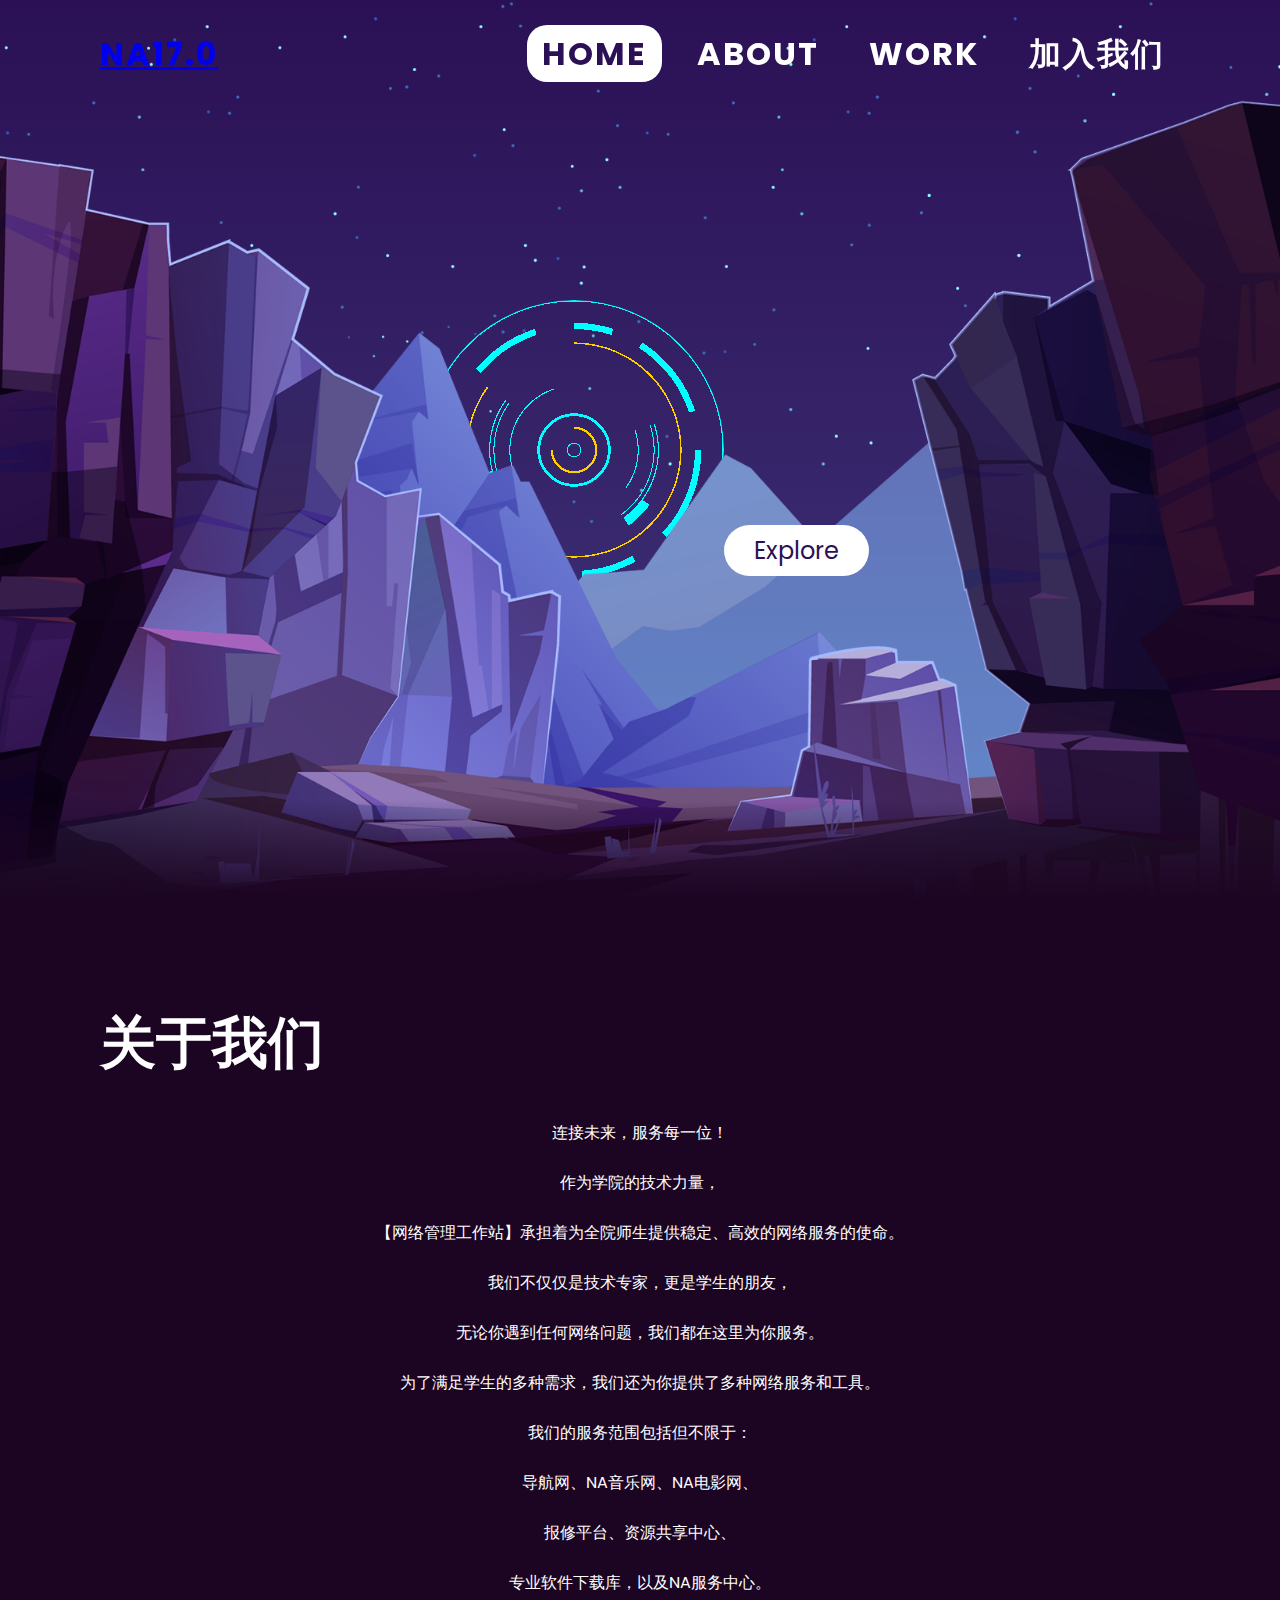
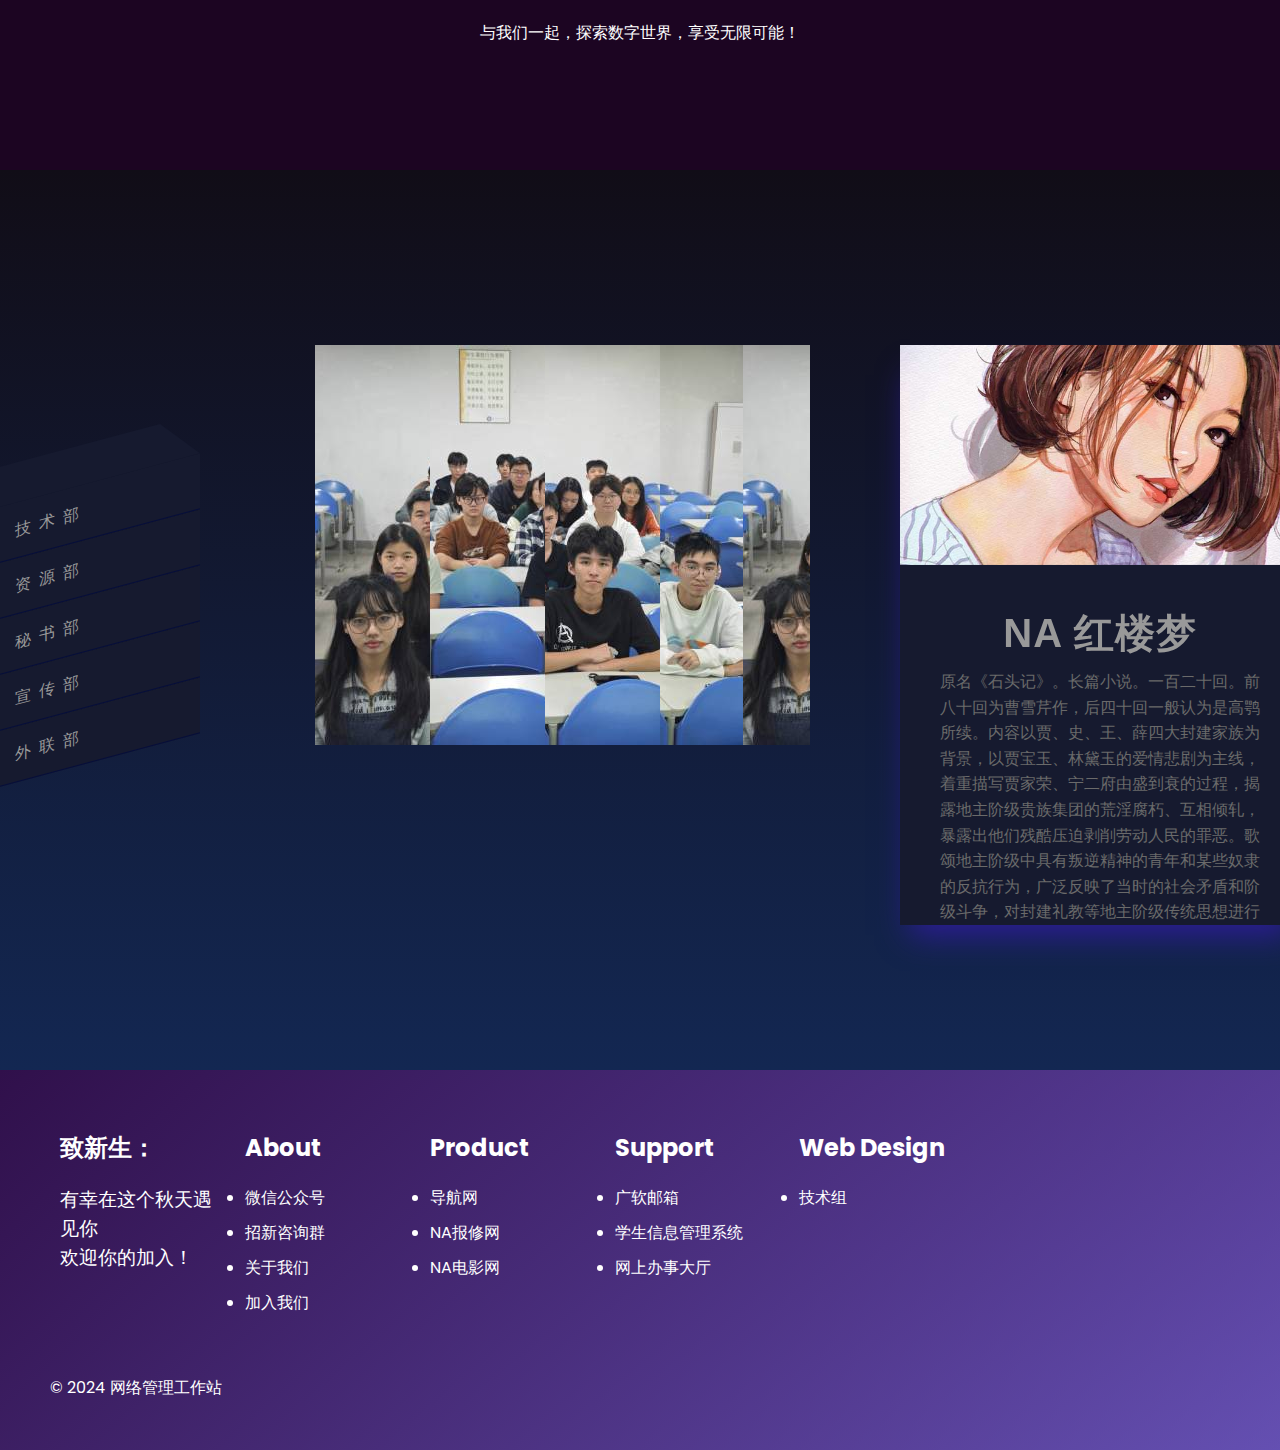
<file: index.html>
<!DOCTYPE html>
<html lang="en">

<head>
  <title>NA 网络管理工作站</title>
  <link rel="stylesheet" href="style.css">
  <link rel="stylesheet" href="1.js">
</head>

<body>
  <header>
    <a href="#" class="logo">NA17.0</a>
    <ul>
      <li><a href="#" class="active">Home</a></li>
      <li><a href="#">About</a></li>
      <li><a href="#">Work</a></li>
      <li><a href="./Contact.html" onclick="jump('Contact.html')">加入我们</a></li>
    </ul>
  </header>
  <section>
    <img src="images/stars.png" id="stars">
    <!-- <img src="images/image.png" id="moon"> -->
        <div class="container">
            <!-- 创建一个包含所有环形的容器 -->
            <div class="ring ring-1"></div>
            <!-- 第一个环形 -->
            <div class="ring ring-2"></div>
            <!-- 第二个环形 -->
            <div class="ring ring-3"></div>
            <!-- 第三个环形 -->
            <div class="ring ring-4"></div>
            <!-- 第四个环形 -->
            <div class="ring ring-5-1"></div>
            <!-- 第五个环形的第一部分 -->
            <div class="ring ring-5-2"></div>
            <!-- 第五个环形的第二部分 -->
            <div class="ring ring-6"></div>
            <!-- 第六个环形 -->
            <div class="ring ring-7"></div>
            <!-- 第七个环形 -->
            <div class="ring ring-8"></div>
            <!-- 第八个环形 -->
            <div class="ring ring-9"></div>
            <!-- 第九个环形 -->
          </div>
    <img src="images/mountains_behind.png" id="mountains_behind">
    <h2 id="text">NA17.0</h2>
    <a href="#sec" id="btn">Explore</a>
    <img src="images/mountains_front.png" id="mountains_front">
  </section>
  <div class="sec" id="sec">
    <h2>关于我们</h2>
    <p class="department-desc right">
      连接未来，服务每一位！

      作为学院的技术力量，

      【网络管理工作站】承担着为全院师生提供稳定、高效的网络服务的使命。

      我们不仅仅是技术专家，更是学生的朋友，

      无论你遇到任何网络问题，我们都在这里为你服务。

      为了满足学生的多种需求，我们还为你提供了多种网络服务和工具。

      我们的服务范围包括但不限于：

      导航网、NA音乐网、NA电影网、

      报修平台、资源共享中心、

      专业软件下载库，以及NA服务中心。

      与我们一起，探索数字世界，享受无限可能！
    </p>
  </div>

  <div class="main-container">
    <div class="bar">
      <ul>
        <li style="--z:5"><a href="#111" data-target="card1">技术部</a></li>
        <li style="--z:4"><a href="#222" data-target="card2">资源部</a></li>
        <li style="--z:3"><a href="#333" data-target="card3">秘书部</a></li>
        <li style="--z:2"><a href="#444" data-target="card4">宣传部</a></li>
        <li style="--z:1"><a href="#555" data-target="card5">外联部</a></li>
      </ul>
    </div>

    <!-- ------------------以下是展开全屏卡片 -->
    <div class="wrapper">
      <!-- 卡片1 -->
      <div class="cards" id="card1">
        <div class="box">
          <div class="face1 face1">
            <span></span>
            <span></span>
            <span></span>
            <span></span>
          </div>
          <div class="face1 face2">
            <span></span>
            <span></span>
            <span></span>
            <span></span>
          </div>
        </div>
        <div class="book">
          <div class="book__cover">
            <div class="header-image">
              <div class="overlay"></div>
            </div>
            <div class="title-wrap">
              <h1 class="article-title">NA 红楼梦</h1>
            </div>
            <p class="book__cover-exerpt"> <!--卡片短文简介 -->

              原名《石头记》。长篇小说。一百二十回。前八十回为曹雪芹作，后四十回一般认为是高鹗所续。内容以贾、史、王、薛四大封建家族为背景，以贾宝玉、林黛玉的爱情悲剧为主线，着重描写贾家荣、宁二府由盛到衰的过程，揭露地主阶级贵族集团的荒淫腐朽、互相倾轧，暴露出他们残酷压迫剥削劳动人民的罪恶。歌颂地主阶级中具有叛逆精神的青年和某些奴隶的反抗行为，广泛反映了当时的社会矛盾和阶级斗争，对封建礼教等地主阶级传统思想进行了批判。它是我国十八世纪上半期形象化的历史，是封建社会没落时期社会生活的写照。作品语言优美生动，人物刻画形象逼真，塑造了许多富有典型性格的艺术形象，如贾宝玉、林黛玉、王熙凤、薛宝钗、尤三姐、晴雯等。小说规模宏大，结构严谨，具有高度的思想性和卓越的艺术成就，是我国古典长篇小说中现实主义的高峰。但作品当中也反映了作者为封建制度“补天”的幻想和某些虚无主义思想。后四十回续作，安排以宝玉“中乡魁”，贾家“延世泽”为结局，更削弱了原书的反封建意义。
              <br><br>
            </p>

          </div>
          <div class="book__content"> <!-- 全屏下的长文介绍,drop-cap是首字放大 -->
            <p><span class="drop-cap">阿</span>阿是防守打法撒酒疯史可法沙发撒立法司法就撒拉卡拉撒电极法
            </p>
            <p>
              此开卷第一回也。作者自云：因曾历过一番梦幻之后，故将真事隐去，而借“通灵”之说，撰此《石头记》一书也。故曰“甄士隐”云云。但书中所记何事何人？自又云：“今风尘碌碌，一事无成，忽念及当日所有之女子，一一细考较去，觉其行止见识，皆出于我之上。何我堂堂须眉，诚不若彼裙钗
              哉？实愧则有馀，悔又无益之大无可如何之日也！当此，则自欲将以往所赖天恩祖德，锦衣纨绔之时，饫甘餍肥之日，背父兄教育之恩，负师友规谈之德，以至今日一技无成，半生潦倒之罪，编述一集，以告天下人：我之罪固不免，然闺阁中本自历历有人，万不可因我之不肖，自护己短，一并使其泯灭也。虽今日之茅椽蓬牖，瓦灶绳床，其晨夕风露，阶柳庭花，亦未有妨我之襟怀笔墨者。虽我未学，下笔无文，又何妨用假语村言，敷演
              出一段故事来，亦可使闺阁昭传，复可悦世之目，破人愁闷，不亦宜乎？”故曰“贾雨村”云云。
            </p>
            <p>此回中凡用“梦”用“幻”等字，是提醒阅者眼目，亦是此书立意本旨。</p>
            <p>列位看官：你道此书从何而来？说起根由，虽近荒唐，细按则深有趣味。待在下将此来历注明，方使阅者了然不惑。</p>
            <p>
              原来女娲氏炼石补天之时，于大荒山无稽崖炼成高经十二丈、方经二十四丈顽石三万六千五百零一块。娲皇氏只用了三万六千五百块，只单单剩了一块未用，便弃在此山青埂峰下。谁知此石自经煅炼之后，灵性已通，因见众石俱得补天，独自己无材不堪入选，遂自怨自叹，日夜悲号惭愧。
            </p>
          </div>
        </div>
      </div>
      <!-- 卡片2 -->
      <div class="cards" id="card2" style="display: none" ;>
        <div class="box">
          <div class="face2 face1">
            <span></span>
            <span></span>
            <span></span>
            <span></span>
          </div>
          <div class="face2 face2">
            <span></span>
            <span></span>
            <span></span>
            <span></span>
          </div>
        </div>
        <div class="book">
          <div class="book__cover">
            <div class="header-image">
              <div class="overlay"></div>
            </div>
            <div class="title-wrap">
              <h1 class="article-title">NA 绿楼梦</h1>
            </div>
            <p class="book__cover-exerpt"> <!--卡片短文简介 -->

              原名《石头记》。长篇小说。一百二十回。前八十回为曹雪芹作，后四十回一般认为是高鹗所续。内容以贾、史、王、薛四大封建家族为背景，以贾宝玉、林黛玉的爱情悲剧为主线，着重描写贾家荣、宁二府由盛到衰的过程，揭露地主阶级贵族集团的荒淫腐朽、互相倾轧，暴露出他们残酷压迫剥削劳动人民的罪恶。歌颂地主阶级中具有叛逆精神的青年和某些奴隶的反抗行为，广泛反映了当时的社会矛盾和阶级斗争，对封建礼教等地主阶级传统思想进行了批判。它是我国十八世纪上半期形象化的历史，是封建社会没落时期社会生活的写照。作品语言优美生动，人物刻画形象逼真，塑造了许多富有典型性格的艺术形象，如贾宝玉、林黛玉、王熙凤、薛宝钗、尤三姐、晴雯等。小说规模宏大，结构严谨，具有高度的思想性和卓越的艺术成就，是我国古典长篇小说中现实主义的高峰。但作品当中也反映了作者为封建制度“补天”的幻想和某些虚无主义思想。后四十回续作，安排以宝玉“中乡魁”，贾家“延世泽”为结局，更削弱了原书的反封建意义。
              <br><br>
            </p>

          </div>
          <div class="book__content"> <!-- 全屏下的长文介绍,drop-cap是首字放大 -->
            <p><span class="drop-cap">阿</span>阿是防守打法撒酒疯史可法沙发撒立法司法就撒拉卡拉撒电极法
            </p>
            <p>
              此开卷第一回也。作者自云：因曾历过一番梦幻之后，故将真事隐去，而借“通灵”之说，撰此《石头记》一书也。故曰“甄士隐”云云。但书中所记何事何人？自又云：“今风尘碌碌，一事无成，忽念及当日所有之女子，一一细考较去，觉其行止见识，皆出于我之上。何我堂堂须眉，诚不若彼裙钗
              哉？实愧则有馀，悔又无益之大无可如何之日也！当此，则自欲将以往所赖天恩祖德，锦衣纨绔之时，饫甘餍肥之日，背父兄教育之恩，负师友规谈之德，以至今日一技无成，半生潦倒之罪，编述一集，以告天下人：我之罪固不免，然闺阁中本自历历有人，万不可因我之不肖，自护己短，一并使其泯灭也。虽今日之茅椽蓬牖，瓦灶绳床，其晨夕风露，阶柳庭花，亦未有妨我之襟怀笔墨者。虽我未学，下笔无文，又何妨用假语村言，敷演
              出一段故事来，亦可使闺阁昭传，复可悦世之目，破人愁闷，不亦宜乎？”故曰“贾雨村”云云。
            </p>
            <p>此回中凡用“梦”用“幻”等字，是提醒阅者眼目，亦是此书立意本旨。</p>
            <p>列位看官：你道此书从何而来？说起根由，虽近荒唐，细按则深有趣味。待在下将此来历注明，方使阅者了然不惑。</p>
            <p>
              原来女娲氏炼石补天之时，于大荒山无稽崖炼成高经十二丈、方经二十四丈顽石三万六千五百零一块。娲皇氏只用了三万六千五百块，只单单剩了一块未用，便弃在此山青埂峰下。谁知此石自经煅炼之后，灵性已通，因见众石俱得补天，独自己无材不堪入选，遂自怨自叹，日夜悲号惭愧。
            </p>
          </div>
        </div>
      </div>
      <!-- 卡片3 -->
      <div class="cards" id="card3" style="display: none" ;>
        <div class="box">
          <div class="face3 face1">
            <span></span>
            <span></span>
            <span></span>
            <span></span>
          </div>
          <div class="face3 face2">
            <span></span>
            <span></span>
            <span></span>
            <span></span>
          </div>
        </div>
        <div class="book">
          <div class="book__cover">
            <div class="header-image">
              <div class="overlay"></div>
            </div>
            <div class="title-wrap">
              <h1 class="article-title">NA 红楼梦</h1>
            </div>
            <p class="book__cover-exerpt"> <!--卡片短文简介 -->

              原名《石头记》。长篇小说。一百二十回。前八十回为曹雪芹作，后四十回一般认为是高鹗所续。内容以贾、史、王、薛四大封建家族为背景，以贾宝玉、林黛玉的爱情悲剧为主线，着重描写贾家荣、宁二府由盛到衰的过程，揭露地主阶级贵族集团的荒淫腐朽、互相倾轧，暴露出他们残酷压迫剥削劳动人民的罪恶。歌颂地主阶级中具有叛逆精神的青年和某些奴隶的反抗行为，广泛反映了当时的社会矛盾和阶级斗争，对封建礼教等地主阶级传统思想进行了批判。它是我国十八世纪上半期形象化的历史，是封建社会没落时期社会生活的写照。作品语言优美生动，人物刻画形象逼真，塑造了许多富有典型性格的艺术形象，如贾宝玉、林黛玉、王熙凤、薛宝钗、尤三姐、晴雯等。小说规模宏大，结构严谨，具有高度的思想性和卓越的艺术成就，是我国古典长篇小说中现实主义的高峰。但作品当中也反映了作者为封建制度“补天”的幻想和某些虚无主义思想。后四十回续作，安排以宝玉“中乡魁”，贾家“延世泽”为结局，更削弱了原书的反封建意义。
              <br><br>
            </p>

          </div>
          <div class="book__content"> <!-- 全屏下的长文介绍,drop-cap是首字放大 -->
            <p><span class="drop-cap">阿</span>阿是防守打法撒酒疯史可法沙发撒立法司法就撒拉卡拉撒电极法
            </p>
            <p>
              此开卷第一回也。作者自云：因曾历过一番梦幻之后，故将真事隐去，而借“通灵”之说，撰此《石头记》一书也。故曰“甄士隐”云云。但书中所记何事何人？自又云：“今风尘碌碌，一事无成，忽念及当日所有之女子，一一细考较去，觉其行止见识，皆出于我之上。何我堂堂须眉，诚不若彼裙钗
              哉？实愧则有馀，悔又无益之大无可如何之日也！当此，则自欲将以往所赖天恩祖德，锦衣纨绔之时，饫甘餍肥之日，背父兄教育之恩，负师友规谈之德，以至今日一技无成，半生潦倒之罪，编述一集，以告天下人：我之罪固不免，然闺阁中本自历历有人，万不可因我之不肖，自护己短，一并使其泯灭也。虽今日之茅椽蓬牖，瓦灶绳床，其晨夕风露，阶柳庭花，亦未有妨我之襟怀笔墨者。虽我未学，下笔无文，又何妨用假语村言，敷演
              出一段故事来，亦可使闺阁昭传，复可悦世之目，破人愁闷，不亦宜乎？”故曰“贾雨村”云云。
            </p>
            <p>此回中凡用“梦”用“幻”等字，是提醒阅者眼目，亦是此书立意本旨。</p>
            <p>列位看官：你道此书从何而来？说起根由，虽近荒唐，细按则深有趣味。待在下将此来历注明，方使阅者了然不惑。</p>
            <p>
              原来女娲氏炼石补天之时，于大荒山无稽崖炼成高经十二丈、方经二十四丈顽石三万六千五百零一块。娲皇氏只用了三万六千五百块，只单单剩了一块未用，便弃在此山青埂峰下。谁知此石自经煅炼之后，灵性已通，因见众石俱得补天，独自己无材不堪入选，遂自怨自叹，日夜悲号惭愧。
            </p>
          </div>
        </div>
      </div>
      <!-- 卡片4 -->
      <div class="cards" id="card4" style="display: none" ;>
        <div class="box">
          <div class="face4 face1">
            <span></span>
            <span></span>
            <span></span>
            <span></span>
          </div>
          <div class="face4 face2">
            <span></span>
            <span></span>
            <span></span>
            <span></span>
          </div>
        </div>
        <div class="book">
          <div class="book__cover">
            <div class="header-image">
              <div class="overlay"></div>
            </div>
            <div class="title-wrap">
              <h1 class="article-title">NA 红楼梦</h1>
            </div>
            <p class="book__cover-exerpt"> <!--卡片短文简介 -->

              原名《石头记》。长篇小说。一百二十回。前八十回为曹雪芹作，后四十回一般认为是高鹗所续。内容以贾、史、王、薛四大封建家族为背景，以贾宝玉、林黛玉的爱情悲剧为主线，着重描写贾家荣、宁二府由盛到衰的过程，揭露地主阶级贵族集团的荒淫腐朽、互相倾轧，暴露出他们残酷压迫剥削劳动人民的罪恶。歌颂地主阶级中具有叛逆精神的青年和某些奴隶的反抗行为，广泛反映了当时的社会矛盾和阶级斗争，对封建礼教等地主阶级传统思想进行了批判。它是我国十八世纪上半期形象化的历史，是封建社会没落时期社会生活的写照。作品语言优美生动，人物刻画形象逼真，塑造了许多富有典型性格的艺术形象，如贾宝玉、林黛玉、王熙凤、薛宝钗、尤三姐、晴雯等。小说规模宏大，结构严谨，具有高度的思想性和卓越的艺术成就，是我国古典长篇小说中现实主义的高峰。但作品当中也反映了作者为封建制度“补天”的幻想和某些虚无主义思想。后四十回续作，安排以宝玉“中乡魁”，贾家“延世泽”为结局，更削弱了原书的反封建意义。
              <br><br>
            </p>

          </div>
          <div class="book__content"> <!-- 全屏下的长文介绍,drop-cap是首字放大 -->
            <p><span class="drop-cap">阿</span>阿是防守打法撒酒疯史可法沙发撒立法司法就撒拉卡拉撒电极法
            </p>
            <p>
              此开卷第一回也。作者自云：因曾历过一番梦幻之后，故将真事隐去，而借“通灵”之说，撰此《石头记》一书也。故曰“甄士隐”云云。但书中所记何事何人？自又云：“今风尘碌碌，一事无成，忽念及当日所有之女子，一一细考较去，觉其行止见识，皆出于我之上。何我堂堂须眉，诚不若彼裙钗
              哉？实愧则有馀，悔又无益之大无可如何之日也！当此，则自欲将以往所赖天恩祖德，锦衣纨绔之时，饫甘餍肥之日，背父兄教育之恩，负师友规谈之德，以至今日一技无成，半生潦倒之罪，编述一集，以告天下人：我之罪固不免，然闺阁中本自历历有人，万不可因我之不肖，自护己短，一并使其泯灭也。虽今日之茅椽蓬牖，瓦灶绳床，其晨夕风露，阶柳庭花，亦未有妨我之襟怀笔墨者。虽我未学，下笔无文，又何妨用假语村言，敷演
              出一段故事来，亦可使闺阁昭传，复可悦世之目，破人愁闷，不亦宜乎？”故曰“贾雨村”云云。
            </p>
            <p>此回中凡用“梦”用“幻”等字，是提醒阅者眼目，亦是此书立意本旨。</p>
            <p>列位看官：你道此书从何而来？说起根由，虽近荒唐，细按则深有趣味。待在下将此来历注明，方使阅者了然不惑。</p>
            <p>
              原来女娲氏炼石补天之时，于大荒山无稽崖炼成高经十二丈、方经二十四丈顽石三万六千五百零一块。娲皇氏只用了三万六千五百块，只单单剩了一块未用，便弃在此山青埂峰下。谁知此石自经煅炼之后，灵性已通，因见众石俱得补天，独自己无材不堪入选，遂自怨自叹，日夜悲号惭愧。
            </p>
          </div>
        </div>
      </div>
      <!-- 卡片5 -->
      <div class="cards" id="card5" style="display: none" ;>
        <div class="box">
          <div class="face5 face1">
            <span></span>
            <span></span>
            <span></span>
            <span></span>
          </div>
          <div class="face5 face2">
            <span></span>
            <span></span>
            <span></span>
            <span></span>
          </div>
        </div>
        <div class="book">
          <div class="book__cover">
            <div class="header-image">
              <div class="overlay"></div>
            </div>
            <div class="title-wrap">
              <h1 class="article-title">NA 红楼梦</h1>
            </div>
            <p class="book__cover-exerpt"> <!--卡片短文简介 -->

              原名《石头记》。长篇小说。一百二十回。前八十回为曹雪芹作，后四十回一般认为是高鹗所续。内容以贾、史、王、薛四大封建家族为背景，以贾宝玉、林黛玉的爱情悲剧为主线，着重描写贾家荣、宁二府由盛到衰的过程，揭露地主阶级贵族集团的荒淫腐朽、互相倾轧，暴露出他们残酷压迫剥削劳动人民的罪恶。歌颂地主阶级中具有叛逆精神的青年和某些奴隶的反抗行为，广泛反映了当时的社会矛盾和阶级斗争，对封建礼教等地主阶级传统思想进行了批判。它是我国十八世纪上半期形象化的历史，是封建社会没落时期社会生活的写照。作品语言优美生动，人物刻画形象逼真，塑造了许多富有典型性格的艺术形象，如贾宝玉、林黛玉、王熙凤、薛宝钗、尤三姐、晴雯等。小说规模宏大，结构严谨，具有高度的思想性和卓越的艺术成就，是我国古典长篇小说中现实主义的高峰。但作品当中也反映了作者为封建制度“补天”的幻想和某些虚无主义思想。后四十回续作，安排以宝玉“中乡魁”，贾家“延世泽”为结局，更削弱了原书的反封建意义。
              <br><br>
            </p>

          </div>
          <div class="book__content"> <!-- 全屏下的长文介绍,drop-cap是首字放大 -->
            <p><span class="drop-cap">阿</span>阿是防守打法撒酒疯史可法沙发撒立法司法就撒拉卡拉撒电极法
            </p>
            <p>
              此开卷第一回也。作者自云：因曾历过一番梦幻之后，故将真事隐去，而借“通灵”之说，撰此《石头记》一书也。故曰“甄士隐”云云。但书中所记何事何人？自又云：“今风尘碌碌，一事无成，忽念及当日所有之女子，一一细考较去，觉其行止见识，皆出于我之上。何我堂堂须眉，诚不若彼裙钗
              哉？实愧则有馀，悔又无益之大无可如何之日也！当此，则自欲将以往所赖天恩祖德，锦衣纨绔之时，饫甘餍肥之日，背父兄教育之恩，负师友规谈之德，以至今日一技无成，半生潦倒之罪，编述一集，以告天下人：我之罪固不免，然闺阁中本自历历有人，万不可因我之不肖，自护己短，一并使其泯灭也。虽今日之茅椽蓬牖，瓦灶绳床，其晨夕风露，阶柳庭花，亦未有妨我之襟怀笔墨者。虽我未学，下笔无文，又何妨用假语村言，敷演
              出一段故事来，亦可使闺阁昭传，复可悦世之目，破人愁闷，不亦宜乎？”故曰“贾雨村”云云。
            </p>
            <p>此回中凡用“梦”用“幻”等字，是提醒阅者眼目，亦是此书立意本旨。</p>
            <p>列位看官：你道此书从何而来？说起根由，虽近荒唐，细按则深有趣味。待在下将此来历注明，方使阅者了然不惑。</p>
            <p>
              原来女娲氏炼石补天之时，于大荒山无稽崖炼成高经十二丈、方经二十四丈顽石三万六千五百零一块。娲皇氏只用了三万六千五百块，只单单剩了一块未用，便弃在此山青埂峰下。谁知此石自经煅炼之后，灵性已通，因见众石俱得补天，独自己无材不堪入选，遂自怨自叹，日夜悲号惭愧。
            </p>
          </div>
        </div>
      </div>
    </div>
  </div>

  <footer class="footer section">
    <div class="footer__container  grid">
      <div class="footer__content grid">
        <div class="footer__data">
          <h3 class="footer__title">致新生：</h3>
          <p class="footer__description">有幸在这个秋天遇见你
            <br /> 欢迎你的加入！
          </p>
        </div>
        <div class="footer__data">
          <h3 class="footer__subtitle"> About</h3>
          <ul>
            <li class="footer__item">
              <a class="footer__link" href="images/nc.jpg">微信公众号</a>
            </li>
            <li class="footer__item">
              <a class="footer__link" href="images/zx.jpg">招新咨询群</a>
            </li>
            <li class="footer__item">
              <a class="footer__link" href="#main-content">关于我们</a>
            </li>
            <li class="footer__item">
              <a class="footer__link" href="#apply">加入我们</a>
            </li>


          </ul>
        </div>
        <div class="footer__data">
          <h3 class="footer__subtitle"> Product</h3>
          <ul>
            <li class="footer__item">
              <a class="footer__link" href="http://home.seig.edu.cn/">导航网</a>
            </li>
            <li class="footer__item">
              <a class="footer__link" href="https://service.seig.edu.cn/">NA报修网</a>
            </li>
            <li class="footer__item">
              <a class="footer__link" href="http://navod.scse.com.cn/">NA电影网</a>
            </li>
          </ul>
        </div>
        <div class="footer__data">
          <h3 class="footer__subtitle"> Support</h3>
          <ul>
            <li class="footer__item">
              <a class="footer__link" href="http://mail.seig.edu.cn/">广软邮箱</a>
            </li>
            <li class="footer__item">
              <a class="footer__link" href="https://stu.seig.edu.cn/">学生信息管理系统</a>
            </li>
            <li class="footer__item">
              <a class="footer__link" href="https://ehall.seig.edu.cn/#/index">网上办事大厅</a>
            </li>
          </ul>
        </div>
        <div class="footer__data">
          <h3 class="footer__subtitle">Web Design</h3>
          <ul>
            <li class="footer__TS">
              <a class="footer__link" href="#TD">技术组</a>
            </li>
          </ul>
        </div>
        <div class="footer__rights">
          <p class="footer__copy">© 2024 网络管理工作站</p>
          <div class="footer__terms">
          </div>
        </div>
      </div>
    </div>
  </footer>
  <!-- 光标跟随 -->
  <!-- <div class="img"></div> -->
  <!--下面这一行script是全屏展开卡片的关键，勿删 -->
  <script src="https://code.jquery.com/jquery-3.3.1.js"></script>

  <script>
    let stars = document.getElementById('stars')
    let moon = document.getElementById('moon')
    let mountains_behind = document.getElementById('mountains_behind')
    let text = document.getElementById('text')
    let btn = document.getElementById('btn')
    let mountains_front = document.getElementById('mountains_front')
    let header = document.querySelector('header')

    window.addEventListener('scroll', function () {
      let value = window.scrollY;
      stars.style.left = value * 0.25 + 'px'
      moon.style.top = value * 1.05 + 'px'
      mountains_behind.style.top = value * 0.5 + 'px'
      mountains_front.style.top = value * 0 + 'px'
      text.style.marginRight = value * 4 + 'px'
      text.style.marginTop = value * 1.5 + 'px'
      btn.style.marginTop = value * 1.5 + 'px'
      header.style.top = value * 0.5 + 'px'
    })

    // ----------------点击展开全屏卡片函数
    "use strict";

    $('.book').on('click', function () {
      $(this).toggleClass('book--expanded');
      $(this).scrollTop(0); /* 这一行：点开全屏的时候再次点击会缩回卡片，此时如果滚动条不在顶部的话缩回去就是白的。应该点击退出的时候让卡片的文档高度置为0 */
    });

    // ----------------导航栏选择不同部门介绍的卡片函数
    document.addEventListener('DOMContentLoaded', function () {
      const navLinks = document.querySelectorAll('.bar a');
      const cards = document.querySelectorAll('.wrapper .cards');

      navLinks.forEach(link => {
        link.addEventListener('click', function (event) {
          event.preventDefault(); // 阻止链接默认行为
          const targetCardId = this.getAttribute('data-target');
          showCard(targetCardId);
        });
      });

      function showCard(cardId) {
        // 隐藏所有卡片
        cards.forEach(card => {
          card.style.display = 'none';
        });

        // 显示目标卡片
        const targetCard = document.getElementById(cardId);
        targetCard.style.display = 'block';
      }
    });


    // // 光标跟随
    // let img = document.querySelector('.img')
    // // 定义小图片的旋转角度
    // let deg = 0
    // // 定义小图片位于网页左侧的位置
    // let imgx = 0
    // // 定义小图片位于网页顶部的位置
    // let imgy = 0
    // // 定义小图片x轴的位置
    // let imgl = 0
    // // 定义小图片y轴的位置
    // let imgt = 0
    // // 定义小图片翻转的角度
    // let y = 0
    // // 定义一个计数器
    // let index = 0

    // window.addEventListener('mousemove', function (xyz) {
    //   // 获取网页左侧距离的图片位置
    //   imgx = xyz.x - img.offsetLeft - img.clientWidth / 2
    //   // 多去网页顶部距离图片的位置
    //   imgy = xyz.y - img.offsetTop - img.clientHeight / 2
    //   // 套入公式，定义图片的旋转角度
    //   deg = 360 * Math.atan(imgy / imgx) / (2 * Math.PI)
    //   // 每当鼠标移动的时候重置index
    //   index = 0
    //   // 定义当前鼠标的位置
    //   let x = event.clientX
    //   // 当鼠标的x轴大于图片的时候，提普安就要对着鼠标，所以需要将图片翻转过来
    //   // 否则就不用翻转
    //   if (img.offsetLeft < x) {
    //     y = -180
    //   } else {
    //     y = 0
    //   }
    // })
    // setInterval(() => {
    //   // 设置小图片的旋转和翻转
    //   img.style.transform = "rotateZ(" + deg + "deg) rotateY(" + y + "deg)"
    //   index++
    //   // 在这里设置小图片的位置和速度，并判断小图片到达鼠标位置时停止移动
    //   if (index < 50) {
    //     imgl += imgx / 50
    //     imgt += imgy / 50
    //   }
    //   img.style.left = imgl + "px"
    //   img.style.top = imgt + "px"
    // }, 10)
  </script>
</body>

</html>
</file>
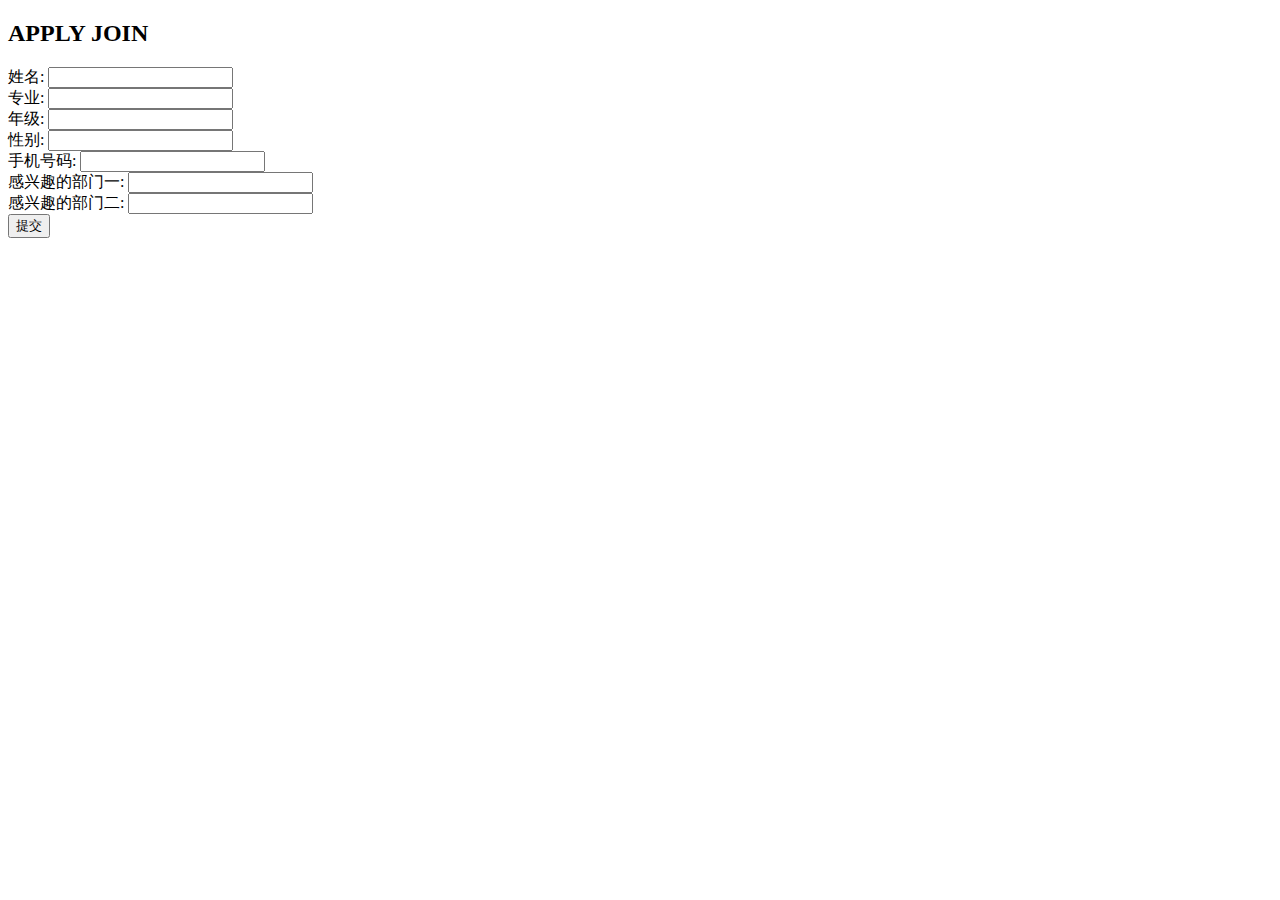
<file: Contact.html>
<!DOCTYPE html>
<html lang="en">

<head>
  <meta charset="UTF-8">
  <meta name="viewport" content="width=device-width, initial-scale=1.0">
  <title>Document</title>
</head>

<body>
  <!-- 填写信息表单 -->
  <a class="apply section">
    <section id="apply">
      <h2>
        APPLY JOIN
      </h2>
      <form action="submit.php" class="apply-form" method="post">
        <div class="form-row">
          <label for="student-name">姓名:</label>
          <input id="student-name" name="student_name" required oninput="checkInputs();updateButtonColor()"
            type="text" />
        </div>
        <div class="form-row">
          <label for="major">专业:</label>
          <input id="major" name="major" required oninput="checkInputs();updateButtonColor()" type="text" />
        </div>
        <div class="form-row">
          <label for="class">年级:</label>
          <input list="c" id="class" name="class_" required oninput="checkInputs();updateButtonColor()" type="text" />
          <datalist id="c">
            <option value="22级">
            <option value="23级">
            <option value="24级">


          </datalist>
        </div>
        <div class="form-row">
          <label for="gender">性别:</label>
          <input list="genders" id="gender" name="gender" required oninput="checkInputs();updateButtonColor()"
            type="text" />
        </div>
        <div class="form-row">
          <label for="telephone_number">手机号码:</label>
          <input id="telephone_number" name="telephone_number" required oninput="checkInputs();updateButtonColor()"
            type="text" />
        </div>
        <div class="form-row">
          <label for="department-1">感兴趣的部门一:</label>
          <input list="departments" id="department-1" name="department_1" required
            oninput="checkInputs();updateButtonColor()" type="text" />
          <datalist id="departments">
            <option value="技术组">
            <option value="资源组">
            <option value="秘书组">
            <option value="宣传组">
            <option value="外联组">
          </datalist>
        </div>
        <div class="form-row">
          <label for="department-2">感兴趣的部门二:</label>
          <input list="departments" id="department-2" name="department_2" required
            oninput="checkInputs();updateButtonColor()" type="text" />
        </div>
        <div class="form-row">
          <input id="submit-button" type="submit" value="提交" />
        </div>

      </form>

  </a>
</body>
<script>
  document.querySelector('.apply-form').addEventListener('submit', async function (event) {
    event.preventDefault();

    const formData = {
      'student_name': document.querySelector('input[name="student-name"]').value,
      'student_id': document.querySelector('input[name="student-id"]').value,
      'major': document.querySelector('input[name="major"]').value,
      'class': document.querySelector('input[name="class"]').value,
      'gender': document.querySelector('input[name="gender"]').value,
      'department_1': document.querySelector('input[name="department-1"]').value,
      'department_2': document.querySelector('input[name="department-2"]').value
    };

    try {
      const response = await fetch('/submit', {
        method: 'POST',
        headers: {
          'Content-Type': 'application/json'
        },
        body: JSON.stringify(formData)
      });

      const data = await response.json();

      if (data.message) {
        alert('提交成功，期待你的加入！');
      } else {
        alert('提交失败，请重试！');
      }
    } catch (error) {
      alert('提交失败，请重试！');
    }
  });
</script>

</html>
</file>
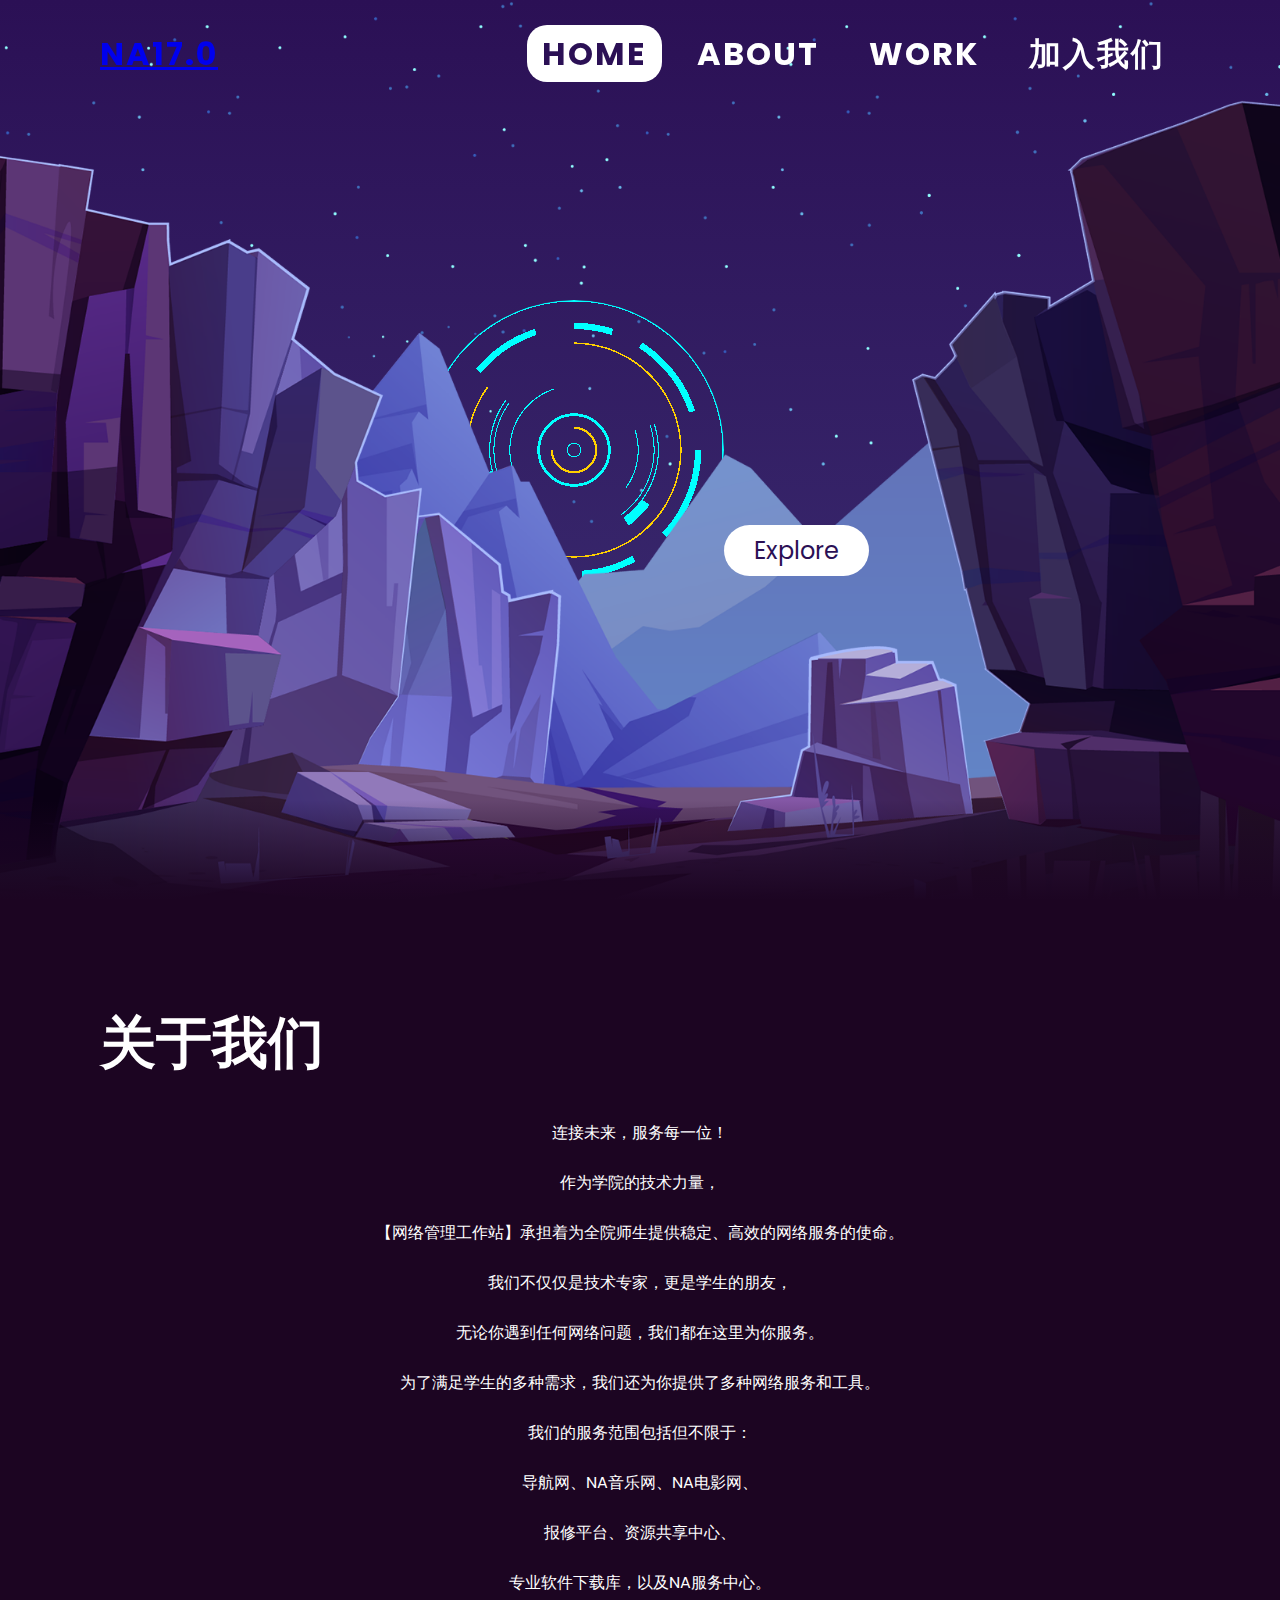
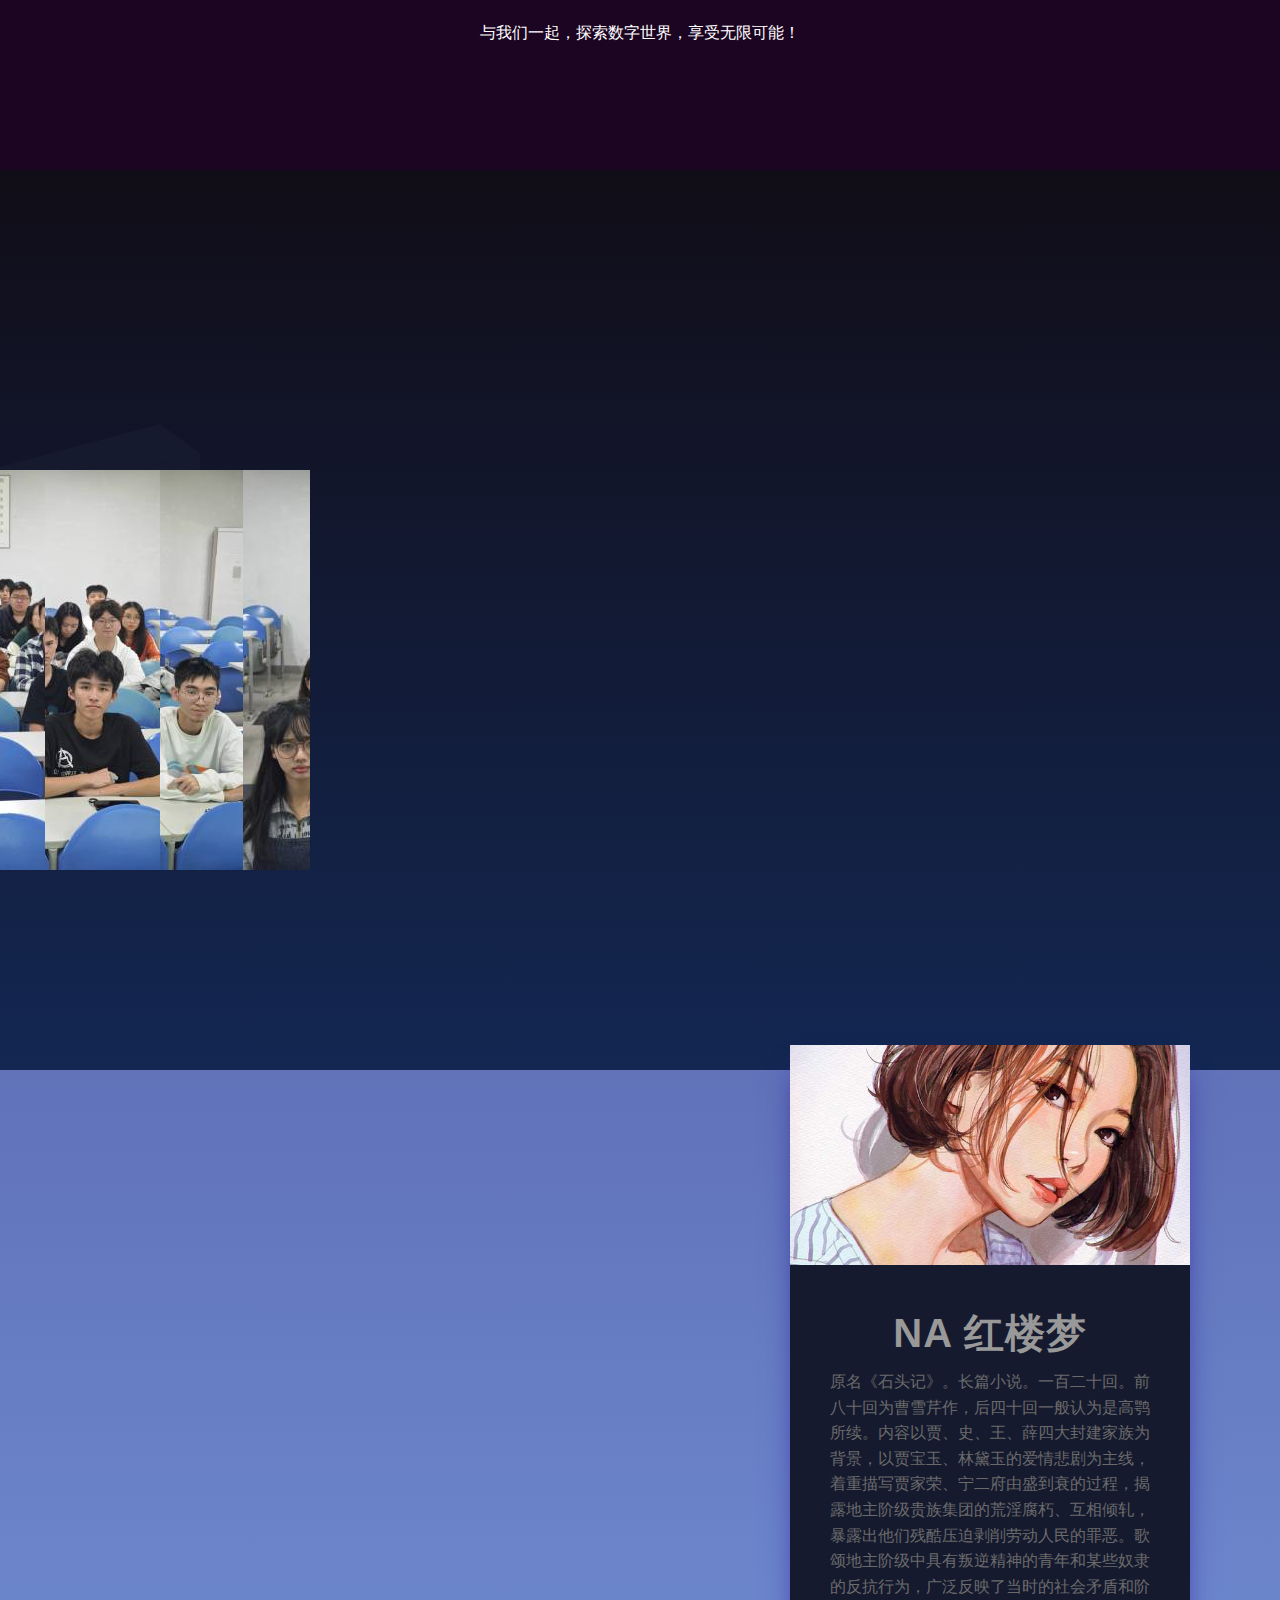
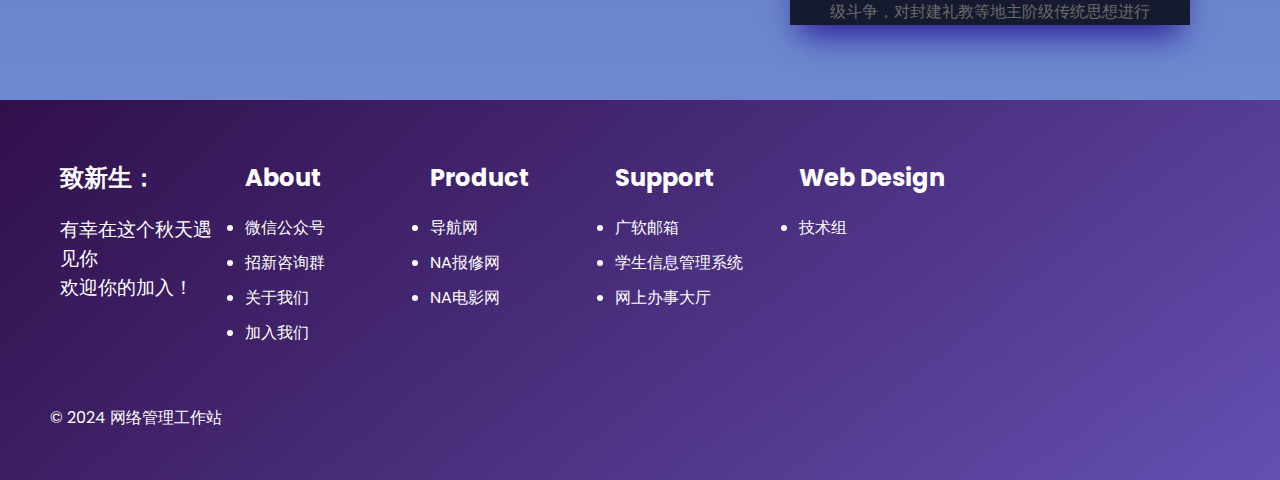
<file: index_副本.html>
<!DOCTYPE html>
<html lang="en">

<head>
  <title>NA 广软网络工作站</title>
  <link rel="stylesheet" type="text/css" href="style.css">
  <link rel="stylesheet" href="1.js">
</head>

<body>
  <header>
    <a href="#" class="logo">NA17.0</a>
    <ul>
      <li><a href="#" class="active">Home</a></li>
      <li><a href="#">About</a></li>
      <li><a href="#">Work</a></li>
      <li><a href="./Contact.html" onclick="jump('Contact.html')">加入我们</a></li>
    </ul>
  </header>
  <section>
    <img src="images/stars.png" id="stars">
    <!-- <img src="images/image.png" id="moon"> -->
        <div class="container">
            <!-- 创建一个包含所有环形的容器 -->
            <div class="ring ring-1"></div>
            <!-- 第一个环形 -->
            <div class="ring ring-2"></div>
            <!-- 第二个环形 -->
            <div class="ring ring-3"></div>
            <!-- 第三个环形 -->
            <div class="ring ring-4"></div>
            <!-- 第四个环形 -->
            <div class="ring ring-5-1"></div>
            <!-- 第五个环形的第一部分 -->
            <div class="ring ring-5-2"></div>
            <!-- 第五个环形的第二部分 -->
            <div class="ring ring-6"></div>
            <!-- 第六个环形 -->
            <div class="ring ring-7"></div>
            <!-- 第七个环形 -->
            <div class="ring ring-8"></div>
            <!-- 第八个环形 -->
            <div class="ring ring-9"></div>
            <!-- 第九个环形 -->
          </div>
    <img src="images/mountains_behind.png" id="mountains_behind">
    <h2 id="text">NA17.0</h2>
    <a href="#sec" id="btn">Explore</a>
    <img src="images/mountains_front.png" id="mountains_front">
  </section>
  <div class="sec" id="sec">
    <h2>关于我们</h2>
    <p class="department-desc right">
      连接未来，服务每一位！

      作为学院的技术力量，

      【网络管理工作站】承担着为全院师生提供稳定、高效的网络服务的使命。

      我们不仅仅是技术专家，更是学生的朋友，

      无论你遇到任何网络问题，我们都在这里为你服务。

      为了满足学生的多种需求，我们还为你提供了多种网络服务和工具。

      我们的服务范围包括但不限于：

      导航网、NA音乐网、NA电影网、

      报修平台、资源共享中心、

      专业软件下载库，以及NA服务中心。

      与我们一起，探索数字世界，享受无限可能！
    </p>
  </div>

  <div class="main-container">
    <div class="bar">
      <ul>
        <li style="--z:5"><a href="#111" data-target="card1" data-target2="box1">技术部</a></li>
        <li style="--z:4"><a href="#222" data-target="card2" data-target2="box2">资源部</a></li>
        <li style="--z:3"><a href="#333" data-target="card3" data-target2="box3">秘书部</a></li>
        <li style="--z:2"><a href="#444" data-target="card4" data-target2="box4">宣传部</a></li>
        <li style="--z:1"><a href="#555" data-target="card5" data-target2="box5">外联部</a></li>
      </ul>
    </div>

    <!-- ------------------以下是滚动图片 -->
    <div class="box">
      <!-- 图片组1 -->
      <div class="boxes" id="box1"> <!-- 这一行div中不用写display: none，因为默认是显示card1，其他card则要写上display: none -->
        <div class="face1 face1">
          <span></span>
          <span></span>
          <span></span>
          <span></span>
        </div>
        <div class="face1 face2">
          <span></span>
          <span></span>
          <span></span>
          <span></span>
        </div>
      </div>
      <!-- 图片组2 -->
      <div class="boxes" id="box2" style="display: none">
        <div class="face2 face1">
          <span></span>
          <span></span>
          <span></span>
          <span></span>
        </div>
        <div class="face2 face2">
          <span></span>
          <span></span>
          <span></span>
          <span></span>
        </div>
      </div>
      <!-- 图片组3 -->
      <div class="boxes" id="box3" style="display: none">
        <div class="face3 face1">
          <span></span>
          <span></span>
          <span></span>
          <span></span>
        </div>
        <div class="face3 face2">
          <span></span>
          <span></span>
          <span></span>
          <span></span>
        </div>
      </div>
      <!-- 图片组4 -->
      <div class="boxes" id="box4" style="display: none">
        <div class="face4 face1">
          <span></span>
          <span></span>
          <span></span>
          <span></span>
        </div>
        <div class="face4 face2">
          <span></span>
          <span></span>
          <span></span>
          <span></span>
        </div>
      </div>
      <!-- 图片组5 -->
      <ddiv class="boxes" id="box5" style="display: none">
        <div class="face5 face1">
          <span></span>
          <span></span>
          <span></span>
          <span></span>
        </div>
        <div class="face5 face2">
          <span></span>
          <span></span>
          <span></span>
          <span></span>
        </div>
      </div>
    </div>

    <!-- ------------------以下是展开全屏卡片 -->
    <div class="wrapper">
      <!-- 卡片1 -->
      <div class="book" id="card1"> <!-- 这一行div中不用写display: none，因为默认是显示card1，其他card则要写上display: none -->
        <div class="book__cover">
          <div class="header-image">
            <div class="overlay"></div>
          </div>
          <div class="title-wrap">
            <h1 class="article-title">NA 红楼梦</h1>
          </div>
          <p class="book__cover-exerpt"> <!--卡片短文简介 -->

            原名《石头记》。长篇小说。一百二十回。前八十回为曹雪芹作，后四十回一般认为是高鹗所续。内容以贾、史、王、薛四大封建家族为背景，以贾宝玉、林黛玉的爱情悲剧为主线，着重描写贾家荣、宁二府由盛到衰的过程，揭露地主阶级贵族集团的荒淫腐朽、互相倾轧，暴露出他们残酷压迫剥削劳动人民的罪恶。歌颂地主阶级中具有叛逆精神的青年和某些奴隶的反抗行为，广泛反映了当时的社会矛盾和阶级斗争，对封建礼教等地主阶级传统思想进行了批判。它是我国十八世纪上半期形象化的历史，是封建社会没落时期社会生活的写照。作品语言优美生动，人物刻画形象逼真，塑造了许多富有典型性格的艺术形象，如贾宝玉、林黛玉、王熙凤、薛宝钗、尤三姐、晴雯等。小说规模宏大，结构严谨，具有高度的思想性和卓越的艺术成就，是我国古典长篇小说中现实主义的高峰。但作品当中也反映了作者为封建制度“补天”的幻想和某些虚无主义思想。后四十回续作，安排以宝玉“中乡魁”，贾家“延世泽”为结局，更削弱了原书的反封建意义。
            <br><br>
          </p>

        </div>
        <div class="book__content"> <!-- 全屏下的长文介绍,drop-cap是首字放大 -->
          <p><span class="drop-cap">阿</span>阿是防守打法撒酒疯史可法沙发撒立法司法就撒拉卡拉撒电极法
          </p>
          <p>
            此开卷第一回也。作者自云：因曾历过一番梦幻之后，故将真事隐去，而借“通灵”之说，撰此《石头记》一书也。故曰“甄士隐”云云。但书中所记何事何人？自又云：“今风尘碌碌，一事无成，忽念及当日所有之女子，一一细考较去，觉其行止见识，皆出于我之上。何我堂堂须眉，诚不若彼裙钗
            哉？实愧则有馀，悔又无益之大无可如何之日也！当此，则自欲将以往所赖天恩祖德，锦衣纨绔之时，饫甘餍肥之日，背父兄教育之恩，负师友规谈之德，以至今日一技无成，半生潦倒之罪，编述一集，以告天下人：我之罪固不免，然闺阁中本自历历有人，万不可因我之不肖，自护己短，一并使其泯灭也。虽今日之茅椽蓬牖，瓦灶绳床，其晨夕风露，阶柳庭花，亦未有妨我之襟怀笔墨者。虽我未学，下笔无文，又何妨用假语村言，敷演
            出一段故事来，亦可使闺阁昭传，复可悦世之目，破人愁闷，不亦宜乎？”故曰“贾雨村”云云。
          </p>
          <p>此回中凡用“梦”用“幻”等字，是提醒阅者眼目，亦是此书立意本旨。</p>
          <p>列位看官：你道此书从何而来？说起根由，虽近荒唐，细按则深有趣味。待在下将此来历注明，方使阅者了然不惑。</p>
          <p>
            原来女娲氏炼石补天之时，于大荒山无稽崖炼成高经十二丈、方经二十四丈顽石三万六千五百零一块。娲皇氏只用了三万六千五百块，只单单剩了一块未用，便弃在此山青埂峰下。谁知此石自经煅炼之后，灵性已通，因见众石俱得补天，独自己无材不堪入选，遂自怨自叹，日夜悲号惭愧。
          </p>
        </div>
      </div>
      <!-- 卡片2 -->
      <div class="book" id="card2" style="display: none";>
        <div class="book__cover">
          <div class="header-image">
            <div class="overlay"></div>
          </div>
          <div class="title-wrap">
            <h1 class="article-title">NA 绿楼梦</h1>
          </div>
          <p class="book__cover-exerpt"> <!--卡片短文简介 -->

            原名《石头记》。长篇小说。一百二十回。前八十回为曹雪芹作，后四十回一般认为是高鹗所续。内容以贾、史、王、薛四大封建家族为背景，以贾宝玉、林黛玉的爱情悲剧为主线，着重描写贾家荣、宁二府由盛到衰的过程，揭露地主阶级贵族集团的荒淫腐朽、互相倾轧，暴露出他们残酷压迫剥削劳动人民的罪恶。歌颂地主阶级中具有叛逆精神的青年和某些奴隶的反抗行为，广泛反映了当时的社会矛盾和阶级斗争，对封建礼教等地主阶级传统思想进行了批判。它是我国十八世纪上半期形象化的历史，是封建社会没落时期社会生活的写照。作品语言优美生动，人物刻画形象逼真，塑造了许多富有典型性格的艺术形象，如贾宝玉、林黛玉、王熙凤、薛宝钗、尤三姐、晴雯等。小说规模宏大，结构严谨，具有高度的思想性和卓越的艺术成就，是我国古典长篇小说中现实主义的高峰。但作品当中也反映了作者为封建制度“补天”的幻想和某些虚无主义思想。后四十回续作，安排以宝玉“中乡魁”，贾家“延世泽”为结局，更削弱了原书的反封建意义。
            <br><br>
          </p>

        </div>
        <div class="book__content"> <!-- 全屏下的长文介绍,drop-cap是首字放大 -->
          <p><span class="drop-cap">阿</span>阿是防守打法撒酒疯史可法沙发撒立法司法就撒拉卡拉撒电极法
          </p>
          <p>
            此开卷第一回也。作者自云：因曾历过一番梦幻之后，故将真事隐去，而借“通灵”之说，撰此《石头记》一书也。故曰“甄士隐”云云。但书中所记何事何人？自又云：“今风尘碌碌，一事无成，忽念及当日所有之女子，一一细考较去，觉其行止见识，皆出于我之上。何我堂堂须眉，诚不若彼裙钗
            哉？实愧则有馀，悔又无益之大无可如何之日也！当此，则自欲将以往所赖天恩祖德，锦衣纨绔之时，饫甘餍肥之日，背父兄教育之恩，负师友规谈之德，以至今日一技无成，半生潦倒之罪，编述一集，以告天下人：我之罪固不免，然闺阁中本自历历有人，万不可因我之不肖，自护己短，一并使其泯灭也。虽今日之茅椽蓬牖，瓦灶绳床，其晨夕风露，阶柳庭花，亦未有妨我之襟怀笔墨者。虽我未学，下笔无文，又何妨用假语村言，敷演
            出一段故事来，亦可使闺阁昭传，复可悦世之目，破人愁闷，不亦宜乎？”故曰“贾雨村”云云。
          </p>
          <p>此回中凡用“梦”用“幻”等字，是提醒阅者眼目，亦是此书立意本旨。</p>
          <p>列位看官：你道此书从何而来？说起根由，虽近荒唐，细按则深有趣味。待在下将此来历注明，方使阅者了然不惑。</p>
          <p>
            原来女娲氏炼石补天之时，于大荒山无稽崖炼成高经十二丈、方经二十四丈顽石三万六千五百零一块。娲皇氏只用了三万六千五百块，只单单剩了一块未用，便弃在此山青埂峰下。谁知此石自经煅炼之后，灵性已通，因见众石俱得补天，独自己无材不堪入选，遂自怨自叹，日夜悲号惭愧。
          </p>
        </div>
      </div>
      <!-- 卡片3 -->
      <div class="book" id="card3" style="display: none" ;>
        <div class="book__cover">
          <div class="header-image">
            <div class="overlay"></div>
          </div>
          <div class="title-wrap">
            <h1 class="article-title">NA 红楼梦</h1>
          </div>
          <p class="book__cover-exerpt"> <!--卡片短文简介 -->

            原名《石头记》。长篇小说。一百二十回。前八十回为曹雪芹作，后四十回一般认为是高鹗所续。内容以贾、史、王、薛四大封建家族为背景，以贾宝玉、林黛玉的爱情悲剧为主线，着重描写贾家荣、宁二府由盛到衰的过程，揭露地主阶级贵族集团的荒淫腐朽、互相倾轧，暴露出他们残酷压迫剥削劳动人民的罪恶。歌颂地主阶级中具有叛逆精神的青年和某些奴隶的反抗行为，广泛反映了当时的社会矛盾和阶级斗争，对封建礼教等地主阶级传统思想进行了批判。它是我国十八世纪上半期形象化的历史，是封建社会没落时期社会生活的写照。作品语言优美生动，人物刻画形象逼真，塑造了许多富有典型性格的艺术形象，如贾宝玉、林黛玉、王熙凤、薛宝钗、尤三姐、晴雯等。小说规模宏大，结构严谨，具有高度的思想性和卓越的艺术成就，是我国古典长篇小说中现实主义的高峰。但作品当中也反映了作者为封建制度“补天”的幻想和某些虚无主义思想。后四十回续作，安排以宝玉“中乡魁”，贾家“延世泽”为结局，更削弱了原书的反封建意义。
            <br><br>
          </p>

        </div>
        <div class="book__content"> <!-- 全屏下的长文介绍,drop-cap是首字放大 -->
          <p><span class="drop-cap">阿</span>阿是防守打法撒酒疯史可法沙发撒立法司法就撒拉卡拉撒电极法
          </p>
          <p>
            此开卷第一回也。作者自云：因曾历过一番梦幻之后，故将真事隐去，而借“通灵”之说，撰此《石头记》一书也。故曰“甄士隐”云云。但书中所记何事何人？自又云：“今风尘碌碌，一事无成，忽念及当日所有之女子，一一细考较去，觉其行止见识，皆出于我之上。何我堂堂须眉，诚不若彼裙钗
            哉？实愧则有馀，悔又无益之大无可如何之日也！当此，则自欲将以往所赖天恩祖德，锦衣纨绔之时，饫甘餍肥之日，背父兄教育之恩，负师友规谈之德，以至今日一技无成，半生潦倒之罪，编述一集，以告天下人：我之罪固不免，然闺阁中本自历历有人，万不可因我之不肖，自护己短，一并使其泯灭也。虽今日之茅椽蓬牖，瓦灶绳床，其晨夕风露，阶柳庭花，亦未有妨我之襟怀笔墨者。虽我未学，下笔无文，又何妨用假语村言，敷演
            出一段故事来，亦可使闺阁昭传，复可悦世之目，破人愁闷，不亦宜乎？”故曰“贾雨村”云云。
          </p>
          <p>此回中凡用“梦”用“幻”等字，是提醒阅者眼目，亦是此书立意本旨。</p>
          <p>列位看官：你道此书从何而来？说起根由，虽近荒唐，细按则深有趣味。待在下将此来历注明，方使阅者了然不惑。</p>
          <p>
            原来女娲氏炼石补天之时，于大荒山无稽崖炼成高经十二丈、方经二十四丈顽石三万六千五百零一块。娲皇氏只用了三万六千五百块，只单单剩了一块未用，便弃在此山青埂峰下。谁知此石自经煅炼之后，灵性已通，因见众石俱得补天，独自己无材不堪入选，遂自怨自叹，日夜悲号惭愧。
          </p>
        </div>
      </div>
      <!-- 卡片4 -->
      <div class="book" id="card4" style="display: none" ;>
        <div class="book__cover">
          <div class="header-image">
            <div class="overlay"></div>
          </div>
          <div class="title-wrap">
            <h1 class="article-title">NA 红楼梦</h1>
          </div>
          <p class="book__cover-exerpt"> <!--卡片短文简介 -->

            原名《石头记》。长篇小说。一百二十回。前八十回为曹雪芹作，后四十回一般认为是高鹗所续。内容以贾、史、王、薛四大封建家族为背景，以贾宝玉、林黛玉的爱情悲剧为主线，着重描写贾家荣、宁二府由盛到衰的过程，揭露地主阶级贵族集团的荒淫腐朽、互相倾轧，暴露出他们残酷压迫剥削劳动人民的罪恶。歌颂地主阶级中具有叛逆精神的青年和某些奴隶的反抗行为，广泛反映了当时的社会矛盾和阶级斗争，对封建礼教等地主阶级传统思想进行了批判。它是我国十八世纪上半期形象化的历史，是封建社会没落时期社会生活的写照。作品语言优美生动，人物刻画形象逼真，塑造了许多富有典型性格的艺术形象，如贾宝玉、林黛玉、王熙凤、薛宝钗、尤三姐、晴雯等。小说规模宏大，结构严谨，具有高度的思想性和卓越的艺术成就，是我国古典长篇小说中现实主义的高峰。但作品当中也反映了作者为封建制度“补天”的幻想和某些虚无主义思想。后四十回续作，安排以宝玉“中乡魁”，贾家“延世泽”为结局，更削弱了原书的反封建意义。
            <br><br>
          </p>

        </div>
        <div class="book__content"> <!-- 全屏下的长文介绍,drop-cap是首字放大 -->
          <p><span class="drop-cap">阿</span>阿是防守打法撒酒疯史可法沙发撒立法司法就撒拉卡拉撒电极法
          </p>
          <p>
            此开卷第一回也。作者自云：因曾历过一番梦幻之后，故将真事隐去，而借“通灵”之说，撰此《石头记》一书也。故曰“甄士隐”云云。但书中所记何事何人？自又云：“今风尘碌碌，一事无成，忽念及当日所有之女子，一一细考较去，觉其行止见识，皆出于我之上。何我堂堂须眉，诚不若彼裙钗
            哉？实愧则有馀，悔又无益之大无可如何之日也！当此，则自欲将以往所赖天恩祖德，锦衣纨绔之时，饫甘餍肥之日，背父兄教育之恩，负师友规谈之德，以至今日一技无成，半生潦倒之罪，编述一集，以告天下人：我之罪固不免，然闺阁中本自历历有人，万不可因我之不肖，自护己短，一并使其泯灭也。虽今日之茅椽蓬牖，瓦灶绳床，其晨夕风露，阶柳庭花，亦未有妨我之襟怀笔墨者。虽我未学，下笔无文，又何妨用假语村言，敷演
            出一段故事来，亦可使闺阁昭传，复可悦世之目，破人愁闷，不亦宜乎？”故曰“贾雨村”云云。
          </p>
          <p>此回中凡用“梦”用“幻”等字，是提醒阅者眼目，亦是此书立意本旨。</p>
          <p>列位看官：你道此书从何而来？说起根由，虽近荒唐，细按则深有趣味。待在下将此来历注明，方使阅者了然不惑。</p>
          <p>
            原来女娲氏炼石补天之时，于大荒山无稽崖炼成高经十二丈、方经二十四丈顽石三万六千五百零一块。娲皇氏只用了三万六千五百块，只单单剩了一块未用，便弃在此山青埂峰下。谁知此石自经煅炼之后，灵性已通，因见众石俱得补天，独自己无材不堪入选，遂自怨自叹，日夜悲号惭愧。
          </p>
        </div>
      </div>
      <!-- 卡片5 -->
      <div class="book" id="card5" style="display: none" ;>
        <div class="book__cover">
          <div class="header-image">
            <div class="overlay"></div>
          </div>
          <div class="title-wrap">
            <h1 class="article-title">NA 红楼梦</h1>
          </div>
          <p class="book__cover-exerpt"> <!--卡片短文简介 -->

            原名《石头记》。长篇小说。一百二十回。前八十回为曹雪芹作，后四十回一般认为是高鹗所续。内容以贾、史、王、薛四大封建家族为背景，以贾宝玉、林黛玉的爱情悲剧为主线，着重描写贾家荣、宁二府由盛到衰的过程，揭露地主阶级贵族集团的荒淫腐朽、互相倾轧，暴露出他们残酷压迫剥削劳动人民的罪恶。歌颂地主阶级中具有叛逆精神的青年和某些奴隶的反抗行为，广泛反映了当时的社会矛盾和阶级斗争，对封建礼教等地主阶级传统思想进行了批判。它是我国十八世纪上半期形象化的历史，是封建社会没落时期社会生活的写照。作品语言优美生动，人物刻画形象逼真，塑造了许多富有典型性格的艺术形象，如贾宝玉、林黛玉、王熙凤、薛宝钗、尤三姐、晴雯等。小说规模宏大，结构严谨，具有高度的思想性和卓越的艺术成就，是我国古典长篇小说中现实主义的高峰。但作品当中也反映了作者为封建制度“补天”的幻想和某些虚无主义思想。后四十回续作，安排以宝玉“中乡魁”，贾家“延世泽”为结局，更削弱了原书的反封建意义。
            <br><br>
          </p>

        </div>
        <div class="book__content"> <!-- 全屏下的长文介绍,drop-cap是首字放大 -->
          <p><span class="drop-cap">阿</span>阿是防守打法撒酒疯史可法沙发撒立法司法就撒拉卡拉撒电极法
          </p>
          <p>
            此开卷第一回也。作者自云：因曾历过一番梦幻之后，故将真事隐去，而借“通灵”之说，撰此《石头记》一书也。故曰“甄士隐”云云。但书中所记何事何人？自又云：“今风尘碌碌，一事无成，忽念及当日所有之女子，一一细考较去，觉其行止见识，皆出于我之上。何我堂堂须眉，诚不若彼裙钗
            哉？实愧则有馀，悔又无益之大无可如何之日也！当此，则自欲将以往所赖天恩祖德，锦衣纨绔之时，饫甘餍肥之日，背父兄教育之恩，负师友规谈之德，以至今日一技无成，半生潦倒之罪，编述一集，以告天下人：我之罪固不免，然闺阁中本自历历有人，万不可因我之不肖，自护己短，一并使其泯灭也。虽今日之茅椽蓬牖，瓦灶绳床，其晨夕风露，阶柳庭花，亦未有妨我之襟怀笔墨者。虽我未学，下笔无文，又何妨用假语村言，敷演
            出一段故事来，亦可使闺阁昭传，复可悦世之目，破人愁闷，不亦宜乎？”故曰“贾雨村”云云。
          </p>
          <p>此回中凡用“梦”用“幻”等字，是提醒阅者眼目，亦是此书立意本旨。</p>
          <p>列位看官：你道此书从何而来？说起根由，虽近荒唐，细按则深有趣味。待在下将此来历注明，方使阅者了然不惑。</p>
          <p>
            原来女娲氏炼石补天之时，于大荒山无稽崖炼成高经十二丈、方经二十四丈顽石三万六千五百零一块。娲皇氏只用了三万六千五百块，只单单剩了一块未用，便弃在此山青埂峰下。谁知此石自经煅炼之后，灵性已通，因见众石俱得补天，独自己无材不堪入选，遂自怨自叹，日夜悲号惭愧。
          </p>
        </div>
      </div>
    </div>
  </div>
  </div>

  <footer class="footer section">
    <div class="footer__container  grid">
      <div class="footer__content grid">
        <div class="footer__data">
          <h3 class="footer__title">致新生：</h3>
          <p class="footer__description">有幸在这个秋天遇见你
            <br /> 欢迎你的加入！
          </p>
        </div>
        <div class="footer__data">
          <h3 class="footer__subtitle"> About</h3>
          <ul>
            <li class="footer__item">
              <a class="footer__link" href="images/nc.jpg">微信公众号</a>
            </li>
            <li class="footer__item">
              <a class="footer__link" href="images/zx.jpg">招新咨询群</a>
            </li>
            <li class="footer__item">
              <a class="footer__link" href="#main-content">关于我们</a>
            </li>
            <li class="footer__item">
              <a class="footer__link" href="#apply">加入我们</a>
            </li>


          </ul>
        </div>
        <div class="footer__data">
          <h3 class="footer__subtitle"> Product</h3>
          <ul>
            <li class="footer__item">
              <a class="footer__link" href="http://home.seig.edu.cn/">导航网</a>
            </li>
            <li class="footer__item">
              <a class="footer__link" href="https://service.seig.edu.cn/">NA报修网</a>
            </li>
            <li class="footer__item">
              <a class="footer__link" href="http://navod.scse.com.cn/">NA电影网</a>
            </li>
          </ul>
        </div>
        <div class="footer__data">
          <h3 class="footer__subtitle"> Support</h3>
          <ul>
            <li class="footer__item">
              <a class="footer__link" href="http://mail.seig.edu.cn/">广软邮箱</a>
            </li>
            <li class="footer__item">
              <a class="footer__link" href="https://stu.seig.edu.cn/">学生信息管理系统</a>
            </li>
            <li class="footer__item">
              <a class="footer__link" href="https://ehall.seig.edu.cn/#/index">网上办事大厅</a>
            </li>
          </ul>
        </div>
        <div class="footer__data">
          <h3 class="footer__subtitle">Web Design</h3>
          <ul>
            <li class="footer__TS">
              <a class="footer__link" href="#TD">技术组</a>
            </li>
          </ul>
        </div>
        <div class="footer__rights">
          <p class="footer__copy">© 2024 网络管理工作站</p>
          <div class="footer__terms">
          </div>
        </div>
      </div>
    </div>
  </footer>
  <!-- 光标跟随 -->
  <!-- <div class="img"></div> -->
  <!--下面这一行script是全屏展开卡片的关键，勿删 -->
  <script src="https://code.jquery.com/jquery-3.3.1.js"></script>

  <script>
    let stars = document.getElementById('stars')
    let moon = document.getElementById('moon')
    let mountains_behind = document.getElementById('mountains_behind')
    let text = document.getElementById('text')
    let btn = document.getElementById('btn')
    let mountains_front = document.getElementById('mountains_front')
    let header = document.querySelector('header')

    window.addEventListener('scroll', function () {
      let value = window.scrollY;
      stars.style.left = value * 0.25 + 'px'
      moon.style.top = value * 1.05 + 'px'
      mountains_behind.style.top = value * 0.5 + 'px'
      mountains_front.style.top = value * 0 + 'px'
      text.style.marginRight = value * 4 + 'px'
      text.style.marginTop = value * 1.5 + 'px'
      btn.style.marginTop = value * 1.5 + 'px'
      header.style.top = value * 0.5 + 'px'
    })

    // ----------------点击展开全屏卡片函数
    "use strict";

    $('.book').on('click', function () {
      $(this).toggleClass('book--expanded');
      $(this).scrollTop(0); /* 这一行：点开全屏的时候再次点击会缩回卡片，此时如果滚动条不在顶部的话缩回去就是白的。应该点击退出的时候让卡片的文档高度置为0 */
    });

    // ----------------导航栏选择不同部门介绍的卡片函数





    // // 光标跟随
    // let img = document.querySelector('.img')
    // // 定义小图片的旋转角度
    // let deg = 0
    // // 定义小图片位于网页左侧的位置
    // let imgx = 0
    // // 定义小图片位于网页顶部的位置
    // let imgy = 0
    // // 定义小图片x轴的位置
    // let imgl = 0
    // // 定义小图片y轴的位置
    // let imgt = 0
    // // 定义小图片翻转的角度
    // let y = 0
    // // 定义一个计数器
    // let index = 0

    // window.addEventListener('mousemove', function (xyz) {
    //   // 获取网页左侧距离的图片位置
    //   imgx = xyz.x - img.offsetLeft - img.clientWidth / 2
    //   // 多去网页顶部距离图片的位置
    //   imgy = xyz.y - img.offsetTop - img.clientHeight / 2
    //   // 套入公式，定义图片的旋转角度
    //   deg = 360 * Math.atan(imgy / imgx) / (2 * Math.PI)
    //   // 每当鼠标移动的时候重置index
    //   index = 0
    //   // 定义当前鼠标的位置
    //   let x = event.clientX
    //   // 当鼠标的x轴大于图片的时候，提普安就要对着鼠标，所以需要将图片翻转过来
    //   // 否则就不用翻转
    //   if (img.offsetLeft < x) {
    //     y = -180
    //   } else {
    //     y = 0
    //   }
    // })
    // setInterval(() => {
    //   // 设置小图片的旋转和翻转
    //   img.style.transform = "rotateZ(" + deg + "deg) rotateY(" + y + "deg)"
    //   index++
    //   // 在这里设置小图片的位置和速度，并判断小图片到达鼠标位置时停止移动
    //   if (index < 50) {
    //     imgl += imgx / 50
    //     imgt += imgy / 50
    //   }
    //   img.style.left = imgl + "px"
    //   img.style.top = imgt + "px"
    // }, 10)
  </script>
</body>

</html>
</file>
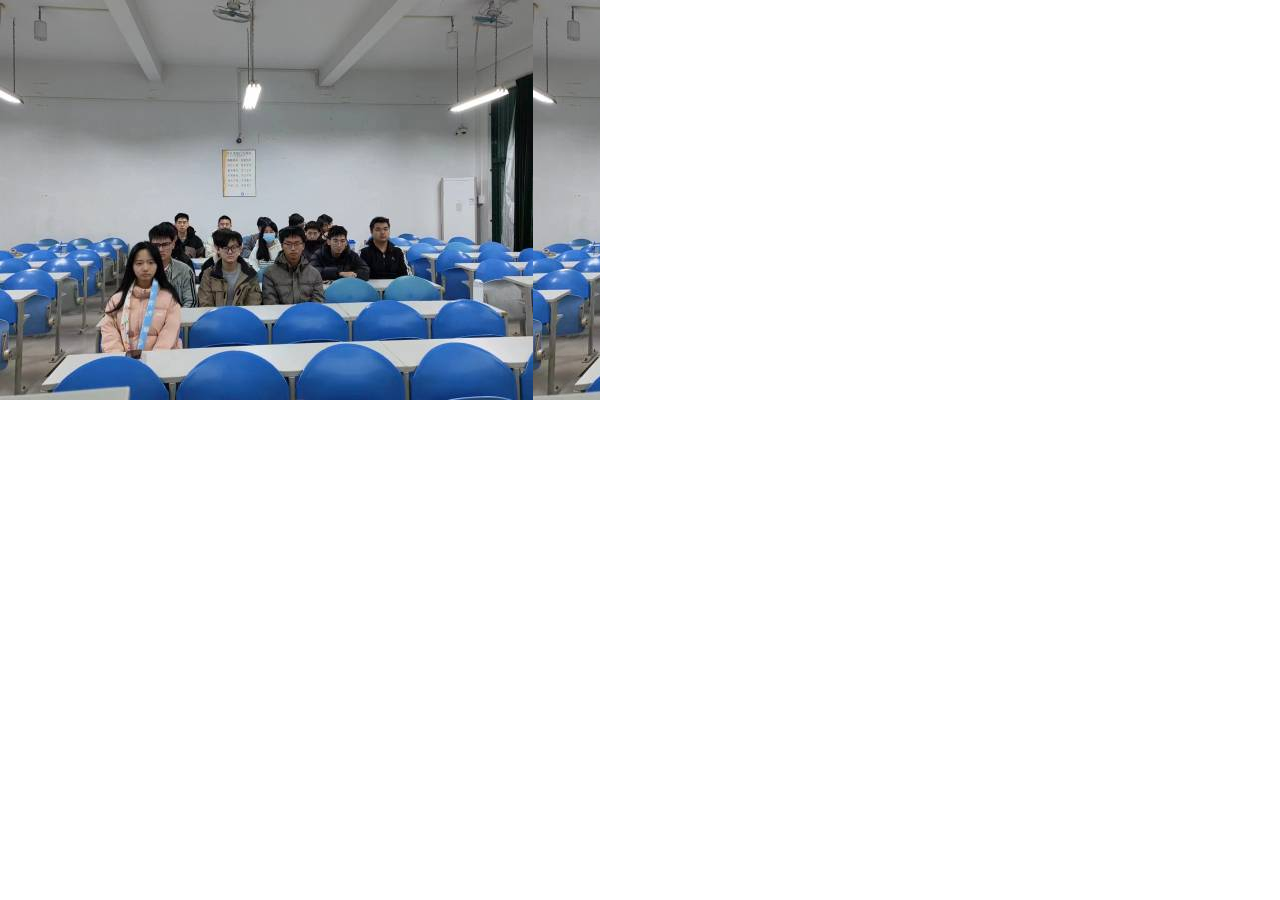
<file: introduce.html>
<!DOCTYPE html>
<html>
    <head>
        <title>技术部介绍</title>
        <link rel="stylesheet" type="text/css" href="introduce_css.css">
    </head>
    <body>
        <div class="box">
            <div class="face1 face1">
                <span></span>
                <span></span>
                <span></span>
                <span></span>
            </div>
            <div class="face1 face2">
                <span></span>
                <span></span>
                <span></span>
                <span></span>
            </div>
        </div>
    </body>
</html>
</file>
<file: style.css>
/* 这是引入了一些字体 */
@import url('https://fonts.googleapis.com/css?family=Poppins:300,400,500,600,700,800,900&display=swap');

* {
  margin: 0;
  padding: 0;
  box-sizing: border-box;
  font-family: 'Poppins', sans-serif;
  /* 当用户手动导航或者 CSSOM scrolling API 触发滚动操作时 */
  scroll-behavior: smooth;
}

body {
  min-height: 100vh;
  overflow-x: hidden;
  background: linear-gradient(#2b1055, #7597de);
}

header {
  position: absolute;
  top: 0;
  left: 0;
  width: 100%;
  padding: 30px 100px;
  display: flex;
  justify-content: space-between;
  align-items: center;
  z-index: 10000;
}

header {
  color: #fff;
  font-weight: 700;
  text-decoration: none;
  font-size: 2em;
  text-transform: uppercase;
  /* 大写 */
  letter-spacing: 2px;
  /* 字符间距 */
}

header ul {
  display: flex;
  justify-content: center;
  align-items: center;
}

header ul li {
  list-style: none;
  margin-left: 20px;
}

header ul li a {
  text-decoration: none;
  padding: 6px 15px;
  color: #fff;
  border-radius: 20px;
}

header ul li a:hover,
header ul li a.active {
  background: #fff;
  color: #2b1055;
}

section {
  position: relative;
  width: 100%;
  height: 100vh;
  padding: 100px;
  display: flex;
  justify-content: center;
  align-items: center;
  overflow: hidden;
}

section::before {
  content: '';
  position: absolute;
  bottom: 0;
  width: 100%;
  height: 100px;
  background: linear-gradient(to top, #1c0522, transparent);
  z-index: 1000;
}

section img {
  position: absolute;
  top: 0;
  left: 0;
  width: 100%;
  height: 100%;
  /* object-fit CSS 属性指定可替换元素（例如：<img> 或 <video>）的内容应该如何适应到其使用高度和宽度确定的框。 */
  object-fit: cover;
  pointer-events: none;
}

section img#moon {
  /* mix-blend-mode CSS 属性描述了元素的内容应该与元素的直系父元素的内容和元素的背景如何混合。 */
  mix-blend-mode: screen;
}

section img#mountains_front {
  z-index: 10;
}

#text {
  position: absolute;
  right: -350px;
  color: #fff;
  white-space: nowrap;
  font-size: 7.5vw;
  z-index: 9;
}

#btn {
  text-decoration: none;
  display: inline-block;
  padding: 8px 30px;
  border-radius: 40px;
  background: #fff;
  color: #2b1055;
  font-size: 1.5em;
  z-index: 9;
  transform: translateY(100px);
}

.sec {
  position: relative;
  padding: 100px;
  background: #1c0522;
}

.sec h2 {
  font-size: 3.5em;
  margin-bottom: 10px;
  color: #fff;
}

.sec p {
  font-size: 1em;
  color: #fff;
}

.department-desc {
  font-size: 22px;
  /* 增大的字体大小，使其更易于阅读 */
  text-align: center;
  margin-bottom: 25px;
  /* 增加的边距以获得更好的间距 */
  white-space: pre-line;
  /* 确保内容中的换行符得到尊重 */
}

/* 底部区块的样式 */
.footer {
  /* 背景使用从蓝色到浅蓝色的线性渐变 */
  background: linear-gradient(135deg, rgb(48, 16, 75), rgba(84, 9, 134, 0.5));
  /* 文本颜色设为白色 */
  color: white;
  /* 设置底部区块的内边距 */
  padding: 50px;
}

/* 底部数据内容的样式 */
.footer__data {
  /* 弹性项目的宽度设为容器的20% */
  flex-basis: 17%;
  /* 每个数据内容的外边距 */
  margin: 10px;
}

/* 底部标题和副标题的样式 */
.footer__title,
.footer__subtitle {
  font-size: 1.5em;
  margin-bottom: 20px;
  /* 设置字体加粗 */
  font-weight: bold;
  /* white-space: ; */
}

/* 底部描述的样式 */
.footer__description {
  font-size: 1.2em;
  color: #ffffff;
  /* 设置顶部和底部的外边距 */
  margin: 10px 0;
}

/* 底部链接的样式 */
.footer__link {
  margin-bottom: 10px;
  /* 文本颜色设为白色 */
  color: white;
  /* 移除链接的下划线 */
  text-decoration: none;
  /* 将链接显示为块级元素 */
  display: block;
  margin-left: 0;
}

/* 底部版权部分的样式 */
.footer__rights {
  margin-top: 40px;
  /* 文本居中对齐 */
  text-align: center;
}

/* 底部条款链接的样式 */
.footer__terms-link {
  /* 文本颜色设为白色 */
  color: white;
  /* 移除链接的下划线 */
  text-decoration: none;
  /* 设置左右的外边距 */
  margin: 0 10px;
}

.footer__copy {
  color: #ffffff;
}

/* 网格布局，用于灵活地排列内容 */
.grid {
  /* 使用弹性布局 */
  display: flex;
  /* 项目之间平均分配空间 */
  justify-content: space-between;
  /* 允许项目在下一行换行 */
  flex-wrap: wrap;
}

/* 光标样式
.img {
  width: 50px;
  height: 50px;
  position: absolute;
  background-image: url('./images/pm.gif');
  background-size: cover;
} */

.container {
  position: relative;
  display: flex;
  justify-content: center;
  align-items: center;
  width: 300px;
  height: 300px;
  transition: 0.5s ease;
  transform-style: preserve-3d;
  user-select: none;
  cursor: crosshair;
}

.container:hover {
  transform: rotateX(45deg) rotateY(-30deg) scale(1.3);
}

.container .ring {
  position: absolute;
  width: 100%;
  height: 100%;
  border-radius: 50%;
  mask: radial-gradient(#0000 var(--i),
      #000 var(--i),
      #000 var(--o),
      #0000 var(--o));
  transition: 0.3s;
}

.container .ring-1 {
  background: conic-gradient(#0ff 100%, #0000 100%);
  --i: 70%;
  --o: 71%;
}

.container .ring-2 {
  background: conic-gradient(#0ff 5%,
      #0000 5%,
      #0000 9%,
      #0ff 9%,
      #0ff 20%,
      #0000 20%,
      #0000 25%,
      #0ff 25%,
      #0ff 37%,
      #0000 37%,
      #0000 42%,
      #0ff 42%,
      #0ff 49%,
      #0000 49%,
      #0000 55%,
      #0ff 55%,
      #0ff 65%,
      #0000 65%,
      #0000 72%,
      #0ff 72%,
      #0ff 80%,
      #0000 80%,
      #0000 86%,
      #0ff 86%,
      #0ff 95%,
      #0000 95%);
  --i: 57%;
  --o: 60%;
  animation: animate 7s ease-in-out infinite alternate;
}

.container .ring-3 {
  background: conic-gradient(#ffd000 85%, #0000 85%);
  --i: 50%;
  --o: 50.7%;
  animation: animate 3s ease-in-out infinite alternate;
}

.container .ring-4 {
  background: conic-gradient(#0000 35%,
      #0ff 35%,
      #0ff 40%,
      #0000 40%,
      #0000 67%,
      #0ff 67%,
      #0ff 71%,
      #0000 71%);
  --i: 40%;
  --o: 44%;
  animation: animate 4s ease-in-out infinite alternate;
}

.container .ring-5-1 {
  background: conic-gradient(#0000 20%,
      #0ff 20%,
      #0ff 40%,
      #0000 40%,
      #0000 67%,
      #0ff 67%,
      #0ff 85%,
      #0000 85%);
  --i: 39.5%;
  --o: 40%;
  animation: animate 4s ease-in-out infinite alternate;
}

.container .ring-5-2 {
  background: conic-gradient(#0000 20%,
      #0ff 20%,
      #0ff 40%,
      #0000 40%,
      #0000 67%,
      #0ff 67%,
      #0ff 85%,
      #0000 85%);
  --i: 37.5%;
  --o: 38%;
  animation: animate 4s ease-in-out infinite alternate;
}

.container .ring-6 {
  background: conic-gradient(#0000 20%,
      #0ff 20%,
      #0ff 35%,
      #0000 35%,
      #0000 67%,
      #0ff 67%,
      #0ff 95%,
      #0000 95%);
  --i: 30%;
  --o: 30.5%;
  animation: animate 2s ease-in-out infinite alternate;
}

.container .ring-7 {
  background: conic-gradient(#0ff 100%, #0000 100%);
  --i: 16%;
  --o: 17.3%;
}

.container .ring-8 {
  background: conic-gradient(#ffd000 75%, #0000 75%);
  --i: 10%;
  --o: 11%;
  animation: animate 5s ease-in-out infinite alternate;
}

.container .ring-9 {
  background: conic-gradient(#0ff 100%, #0000 100%);
  --i: 3%;
  --o: 3.4%;
}

.container .ring-8,
.container .ring-9 {
  transform: translateZ(0);
  /* 初始化为0，以便在:hover时产生动画效果 */
}

.container:hover .ring-2,
.container:hover .ring-4,
.container:hover .ring-5-1,
.container:hover .ring-5-2 {
  transform: translateZ(50px);
}

.container:hover .ring-8,
.container:hover .ring-9 {
  transform: translateZ(120px);
}

/* ---------------------------- */
.main-container {
  display: flex;
  background: linear-gradient(#110d17, #132752);
  /*背景色*/
}

/* --------------------------,不同部门导航栏 */
.bar {
  display: flex;
  align-items: center;
  justify-content: left;
  height: 100vh;
}

.bar li {
  list-style: none;
}

.bar ul {
  position: relative;
  transform: skewY(-15deg);
}

.bar ul li {
  position: relative;
  width: 200px;
  background: #161a2f;
  /* 抽屉颜色 */
  z-index: var(--z);
  padding: 15px;
  border-bottom: 1px solid #060e3b;
  /* 每个抽屉直接间隙的颜色 */
  transition: 0.5s;
  /*过渡动画*/
}

.bar ul li:hover {
  transform: translate(50px, 10px) scale(1.1);
  /* scale: 放大1.1倍 */
  background: #093a75;
}

.bar ul li a {
  color: #999;
  /* 文字颜色 */
  letter-spacing: 8px;
  text-decoration: none;
  /* 消除文字的下滑线 */
}

.bar ul li:hover a {
  color: #fff;
}

.bar ul li::before {
  content: '';
  width: 40px;
  height: 100%;
  background: #161a2f;
  display: block;
  position: absolute;
  left: -40px;
  top: 0;
  transform: skewY(45deg);
  transform-origin: right;
  transition: 0.5s;
}

.bar ul li:hover::before {
  background: #072e5e;
  /* 在hover颜色上再下移一点点，加深，目的是做阴影 */
}

.bar ul li::after {
  content: '';
  width: 100%;
  height: 40px;
  background: #161a2f;
  display: block;
  position: absolute;
  left: 0px;
  top: -40px;
  transform: skewX(45deg);
  transform-origin: bottom;
  transition: 0.5s;
}

.bar ul li:hover::after {
  background: #0a4286;
  /* 在hover颜色上再上移一点点 */
}

.bar ul li:lasst-child::after {
  box-shadow: -120px 120px 20px rgba(0, 0, 0, 0.25);
}

/* ----------------------------------,以下为全屏扩展卡片 */
.mr2 {
  margin-right: 1rem;
}

.ml2 {
  margin-left: 1rem;
}

.article-title {
  font-size: 2.5rem;
  color: #999;
  /* 标题字体颜色，下文expanded则为点击全屏的css选择器 */
  line-height: 1;
  font-family: 'Roboto Condensed', sans-serif;
  text-align: center;
  letter-spacing: 0.025em;
  transition: font-size 0.45s ease-in-out, color 0.3s ease-out;
}

.header-image {
  height: 220px;
  background-image: url(../images/11.jpg);
  /* 这是示例图片，建议部门合照啥的 */
  background-size: cover;
  background-position: center;
  margin-bottom: 3rem;
  position: relative;
  transition: all 0.45s ease-in-out;
}

.overlay {
  transition: all 0.3s ease-in-out;
  background: ;
  opacity: 0;
  position: absolute;
  top: 0;
  right: 0;
  bottom: 0;
  left: 0;
}

.title-wrap {
  transform: translateY(0);
  transition: transform 0.45s ease-in;
}

.drop-cap {
  font-size: 55px;
  line-height: 28px;
}

.wrapper {
  margin-left: 500px;
  left: 0;
  height: 630px;
  display: flex;
  align-items: center;
  justify-content: center;
}

.book__cover-exerpt {
  color: #6a6a6a;
  /* 正文字体颜色 */
  padding: 1rem 1.5rem;
  line-height: 1.6;
  text-align: center;
  opacity: 1;
  max-width: 370px;
  margin: 0 auto;
  display: block;
  transition: all 0.25s ease-in-out;
}

.book__cover {
  height: 100%;
  width: 100%;
  background-color: #161a2f;
  /* 背景颜色 */
}

.book__content {
  text-align: justify;
  word-wrap: break-word;
  font-size: 1.1rem;
  opacity: 0;
  transition: all 1.5s ease-in-out;
  max-width: 750px;
  margin: 0 auto 6rem;
  padding: 0 2rem;
}

.book__content p {
  line-height: 1.8;
  color: #3a3a3a;
  margin-bottom: 2.5rem;
}

.book {
  overflow: hidden;
  margin-top: -100px;
  margin-left: 200px;
  background: white;
  height: 580px;
  width: 400px;
  box-shadow: 0 20px 30px -10px #2d1d98;
  /* 阴影颜色 */
  transition: all 0.5s ease-in-out;
}

.book:hover {
  box-shadow: 0 6px 50px 10px #122d67;
  /* 阴影颜色（hover状态下） */
}

.book--expanded {
  margin-left: -200px;
  margin-top: 200px;
  height: 800px;
  width: 800px;
  overflow-y: scroll;
  background-color: #161a2f;
  /* 全屏状态下的背景颜色*/
}

.book--expanded .overlay {
  opacity: 0.95;
}

.book--expanded .article-title {
  color: 999;
  /* 全屏下的标题颜色，自己设置吧 */
  font-size: 64px;
  letter-spacing: 0.05em;
}

.book--expanded .title-wrap {
  transform: translateY(-300px);
  color: white;
}

.book--expanded .book__cover-exerpt {
  opacity: 0;
}

.book--expanded .book__cover {
  height: 460px; /* 全屏状态下图片占比 */
  margin-bottom: 4rem; /* 全屏状态下正文首行高度 */
}

.book--expanded .book__content {
  opacity: 1;
}

.book--expanded .header-image {
  height: 100%; /* 全屏状态下图片与正文之间的缝隙 */
}

span {
  margin-left: -35px;
  /* color:     (全屏状态下第一个大字的颜色) */
}

span .fa {
  font-size: 17px;
  margin-left: 20px;
}


.book__expanded .book__cover-expert {
  opacity: 0;
  max-height: 10em;
  padding: 0rem;
}

/* -----------------------图片轮换CSS */
/* 卡组1 */
.box {
  position: relative;
  width: 600px;
  height: 400px;
}

.box .face1 {
  position: absolute;
  top: 300px;
  left: -350px;
  width: 100%;
  height: 100%;
  display: flex; /* 不能删，删了图片就没了，亲测！！！*/
}

.box .face1 span {
  width: 150px;
  height: 100%;
  transition: 1s;
  background: #000;
}

.box .face1.face1 span {
  background: url(images/12.11.jpg);
  /* Image width and height is 600px * 400px */
  /* https://www.lddgo.net/image/compress */
  transform-origin: top;
}

.box:hover .face1.face1 span {
  transform: rotateX(90deg) translateY(-50%);
}

.box .face1.face2 span {
  background: url(images/12.18.jpg);
  /* Image width and height is 600px * 400px */
  /* https://www.lddgo.net/image/compress */
  transform-origin: bottom;
  transform: rotateX(90deg) translateY(50%);
}

.box:hover .face1.face2 span {
  transform: rotateX(0deg) translateY(0);
}

.box .face1 span:nth-child(1) {
  background-position-x: 0;
  transition-delay: 0s;
}

.box .face1 span:nth-child(2) {
  background-position-x: -150px;
  transition-delay: 0.2s;
}

.box .face1 span:nth-child(3) {
  background-position-x: -300px;
  transition-delay: 0.4s;
}

.box .face1 span:nth-child(4) {
  background-position-x: -450px;
  transition-delay: 0.6s;
}

/* 卡组2 */

.box {
  position: relative;
  width: 600px;
  height: 400px;
}

.box .face2 {
  position: absolute;
  top: 300px;
  left: -350px;
  width: 100%;
  height: 100%;
  display: flex; /* 不能删，删了图片就没了，亲测！！！*/
}

.box .face2 span {
  width: 150px;
  height: 100%;
  transition: 1s;
  background: #000;
}

.box .face2.face1 span {
  background: url(images/12.11.jpg);
  /* Image width and height is 600px * 400px */
  /* https://www.lddgo.net/image/compress */
  transform-origin: top;
}

.box:hover .face2.face1 span {
  transform: rotateX(90deg) translateY(-50%);
}

.box .face2.face2 span {
  background: url(images/12.18.jpg);
  /* Image width and height is 600px * 400px */
  /* https://www.lddgo.net/image/compress */
  transform-origin: bottom;
  transform: rotateX(90deg) translateY(50%);
}

.box:hover .face2.face2 span {
  transform: rotateX(0deg) translateY(0);
}

.box .face2 span:nth-child(1) {
  background-position-x: 0;
  transition-delay: 0s;
}

.box .face2 span:nth-child(2) {
  background-position-x: -150px;
  transition-delay: 0.2s;
}

.box .face2 span:nth-child(3) {
  background-position-x: -300px;
  transition-delay: 0.4s;
}

.box .face2 span:nth-child(4) {
  background-position-x: -450px;
  transition-delay: 0.6s;
}

/* 卡组3 */
.box {
  position: relative;
  width: 600px;
  height: 400px;
}

.box .face3 {
  position: absolute;
  top: 300px;
  left: -350px;
  width: 100%;
  height: 100%;
  display: flex; /* 不能删，删了图片就没了，亲测！！！*/
}

.box .face3 span {
  width: 150px;
  height: 100%;
  transition: 1s;
  background: #000;
}

.box .face3.face1 span {
  background: url(images/12.11.jpg);
  /* Image width and height is 600px * 400px */
  /* https://www.lddgo.net/image/compress */
  transform-origin: top;
}

.box:hover .face3.face1 span {
  transform: rotateX(90deg) translateY(-50%);
}

.box .face3.face2 span {
  background: url(images/12.18.jpg);
  /* Image width and height is 600px * 400px */
  /* https://www.lddgo.net/image/compress */
  transform-origin: bottom;
  transform: rotateX(90deg) translateY(50%);
}

.box:hover .face3.face2 span {
  transform: rotateX(0deg) translateY(0);
}

.box .face3 span:nth-child(1) {
  background-position-x: 0;
  transition-delay: 0s;
}

.box .face3 span:nth-child(2) {
  background-position-x: -150px;
  transition-delay: 0.2s;
}

.box .face3 span:nth-child(3) {
  background-position-x: -300px;
  transition-delay: 0.4s;
}

.box .face3 span:nth-child(4) {
  background-position-x: -450px;
  transition-delay: 0.6s;
}

/* 卡组4 */
.box {
  position: relative;
  width: 600px;
  height: 400px;
}

.box .face4 {
  position: absolute;
  top: 300px;
  left: -350px;
  width: 100%;
  height: 100%;
  display: flex; /* 不能删，删了图片就没了，亲测！！！*/
}

.box .face4 span {
  width: 150px;
  height: 100%;
  transition: 1s;
  background: #000;
}

.box .face4.face1 span {
  background: url(images/12.11.jpg);
  /* Image width and height is 600px * 400px */
  /* https://www.lddgo.net/image/compress */
  transform-origin: top;
}

.box:hover .face4.face1 span {
  transform: rotateX(90deg) translateY(-50%);
}

.box .face4.face2 span {
  background: url(images/12.18.jpg);
  /* Image width and height is 600px * 400px */
  /* https://www.lddgo.net/image/compress */
  transform-origin: bottom;
  transform: rotateX(90deg) translateY(50%);
}

.box:hover .face4.face2 span {
  transform: rotateX(0deg) translateY(0);
}

.box .face4 span:nth-child(1) {
  background-position-x: 0;
  transition-delay: 0s;
}

.box .face4 span:nth-child(2) {
  background-position-x: -150px;
  transition-delay: 0.2s;
}

.box .face4 span:nth-child(3) {
  background-position-x: -300px;
  transition-delay: 0.4s;
}

.box .face4 span:nth-child(4) {
  background-position-x: -450px;
  transition-delay: 0.6s;
}

/* 卡组5 */
.box {
  position: relative;
  width: 600px;
  height: 400px;
}

.box .face5 {
  position: absolute;
  top: 300px;
  left: -350px;
  width: 100%;
  height: 100%;
  display: flex; /* 不能删，删了图片就没了，亲测！！！*/
}

.box .face5 span {
  width: 150px;
  height: 100%;
  transition: 1s;
  background: #000;
}

.box .face5.face1 span {
  background: url(images/12.11.jpg);
  /* Image width and height is 600px * 400px */
  /* https://www.lddgo.net/image/compress */
  transform-origin: top;
}

.box:hover .face5.face1 span {
  transform: rotateX(90deg) translateY(-50%);
}

.box .face5.face2 span {
  background: url(images/12.18.jpg);
  /* Image width and height is 600px * 400px */
  /* https://www.lddgo.net/image/compress */
  transform-origin: bottom;
  transform: rotateX(90deg) translateY(50%);
}

.box:hover .face5.face2 span {
  transform: rotateX(0deg) translateY(0);
}

.box .face5 span:nth-child(1) {
  background-position-x: 0;
  transition-delay: 0s;
}

.box .face5 span:nth-child(2) {
  background-position-x: -150px;
  transition-delay: 0.2s;
}

.box .face5 span:nth-child(3) {
  background-position-x: -300px;
  transition-delay: 0.4s;
}

.box .face5 span:nth-child(4) {
  background-position-x: -450px;
  transition-delay: 0.6s;
}

@keyframes animate {
  to {
    transform: rotateZ(360deg);
    /* 使用rotateZ代替rotate */
  }
}
</file>
<file: introduce_css.css>
body {
    margin: 0;
    padding: 0;
    justify-content: center;
    align-items: center;
    min-height: 100vh;
}

.box {
    position: relative;
    width: 600px;
    height: 400px;
}

.box .face1 {
    position: absolute;
    top: 0;
    left: 0;
    width: 100%;
    height: 100%;
    display: flex; /* 不能删，删了图片就没了，亲测！！！*/
}

.box .face1 span {
    width: 150px;
    height: 100%;
    transition: 1s;
    background: #000;
}

.box .face1.face1 span {
    background: url(images/12.11.jpg);
    /* Image width and height is 600px * 400px */
    /* https://www.lddgo.net/image/compress */
    transform-origin: top;
}

.box:hover .face1.face1 span {
    transform: rotateX(90deg) translateY(-50%);
}

.box .face1.face2 span {
    background: url(images/12.18.jpg);
    /* Image width and height is 600px * 400px */
    /* https://www.lddgo.net/image/compress */
    transform-origin: bottom;
    transform: rotateX(90deg) translateY(50%);
}

.box:hover .face1.face2 span {
    transform: rotateX(0deg) translateY(0);
}

.box .face1 span:nth-child(1) {
    background-position-x: 0;
    transition-delay: 0s;
}

.box .face1 span:nth-child(2) {
    background-position-x: -150px;
    transition-delay: 0.2s;
}

.box .face1 span:nth-child(3) {
    background-position-x: -300px;
    transition-delay: 0.4s;
}

.box .face1 span:nth-child(4) {
    background-position-x: -450px;
    transition-delay: 0.6s;
}
</file>
